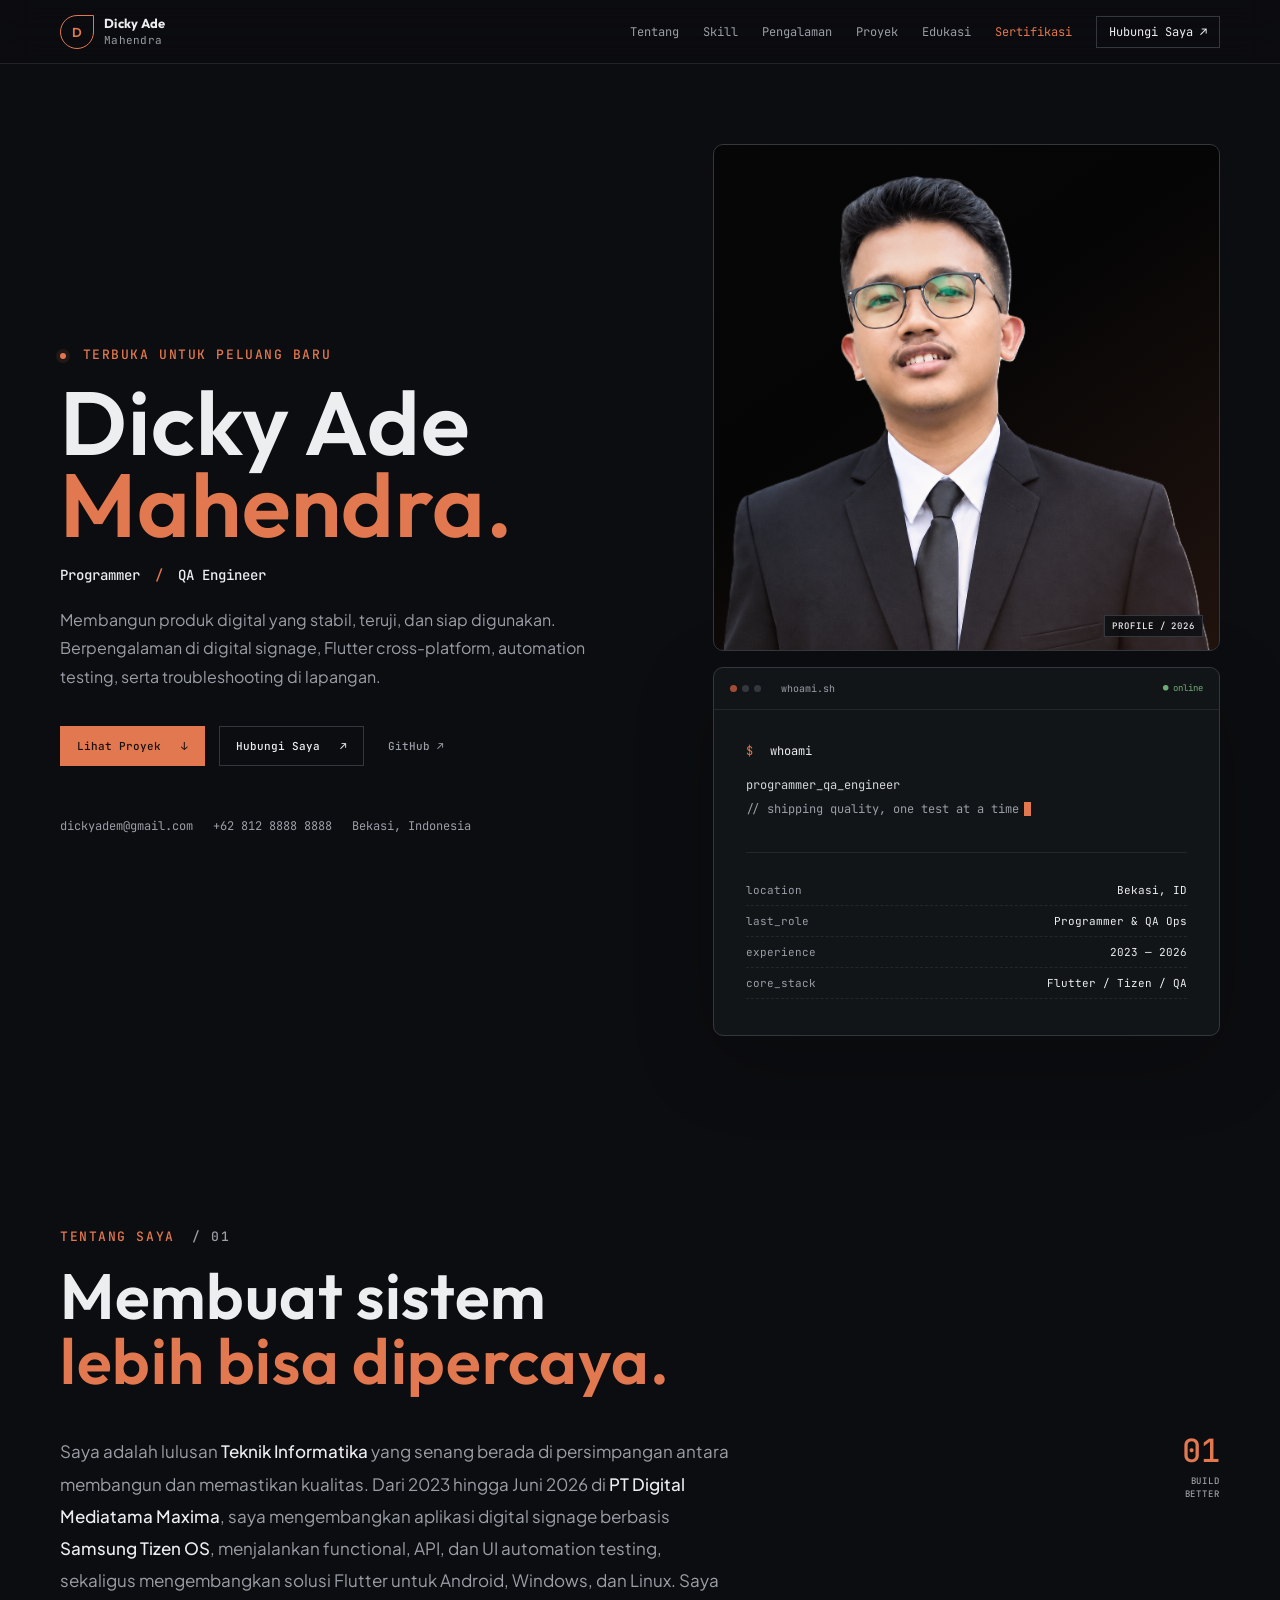
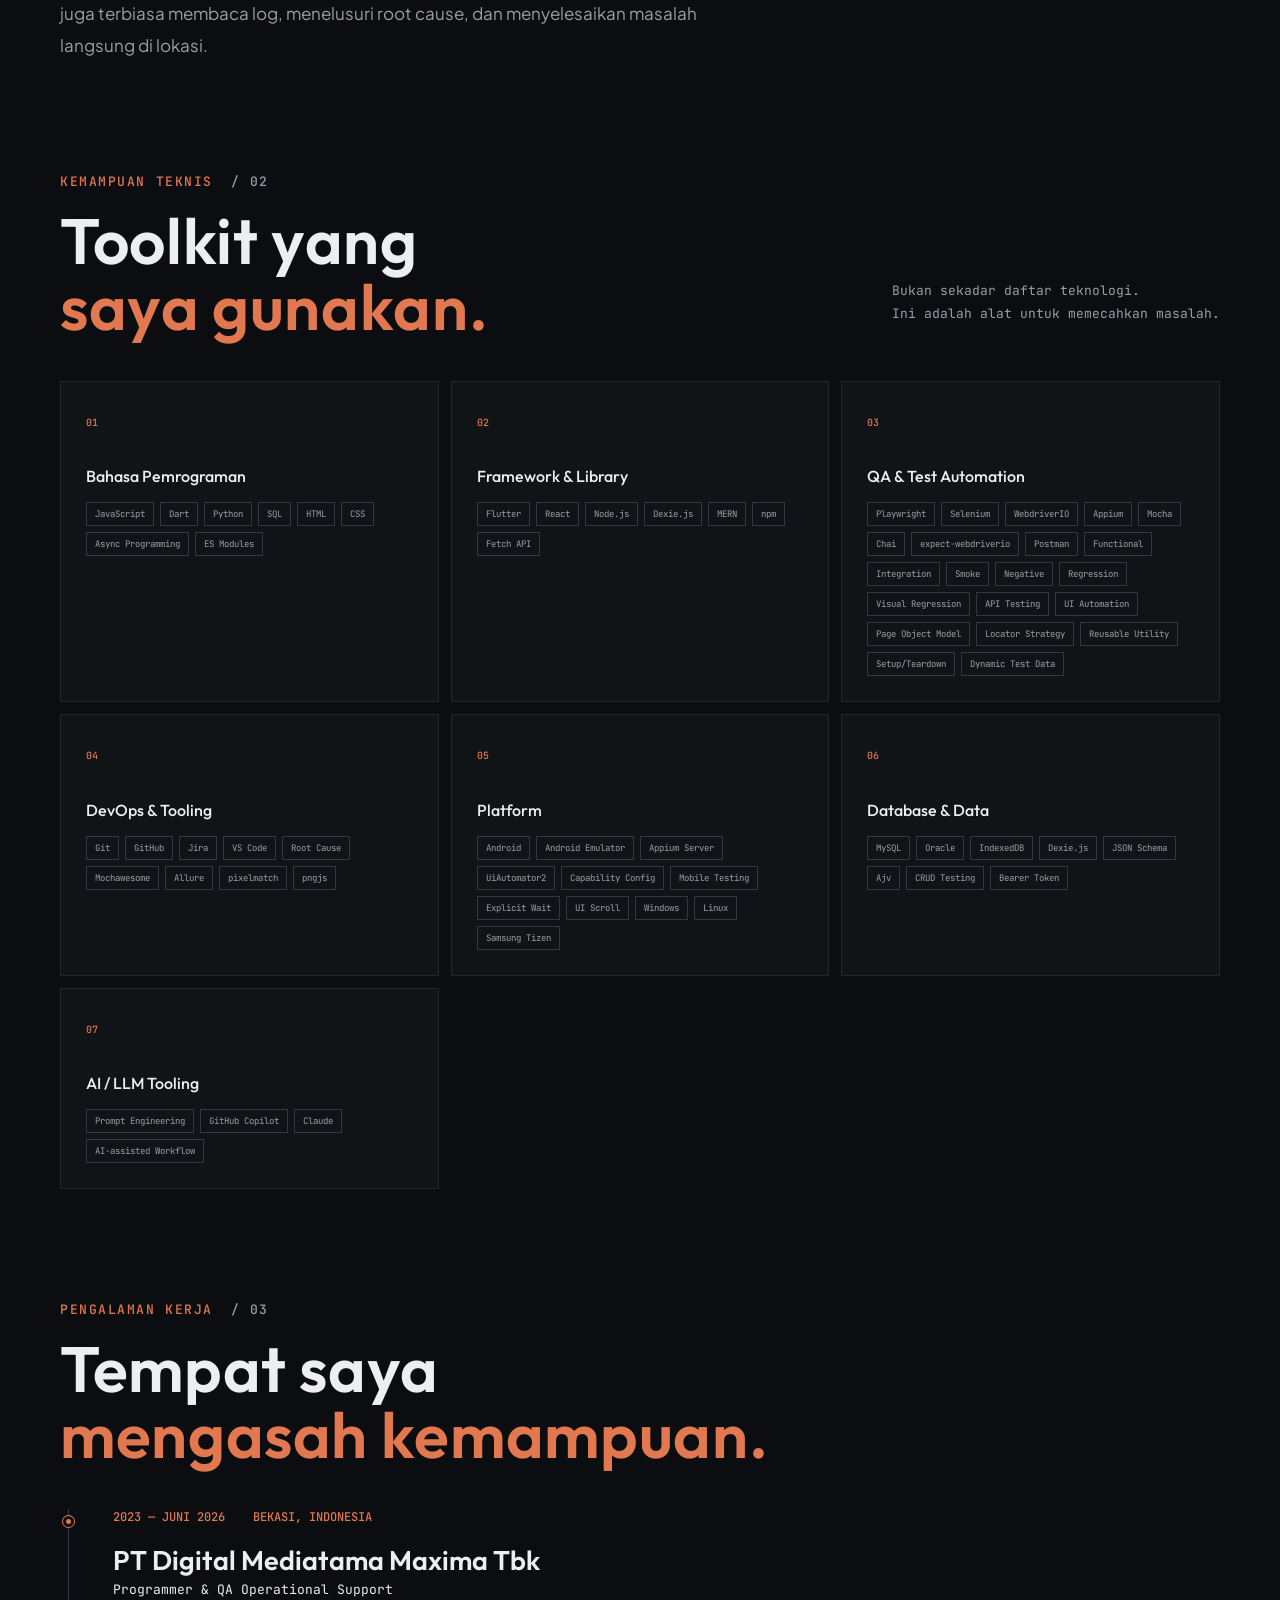
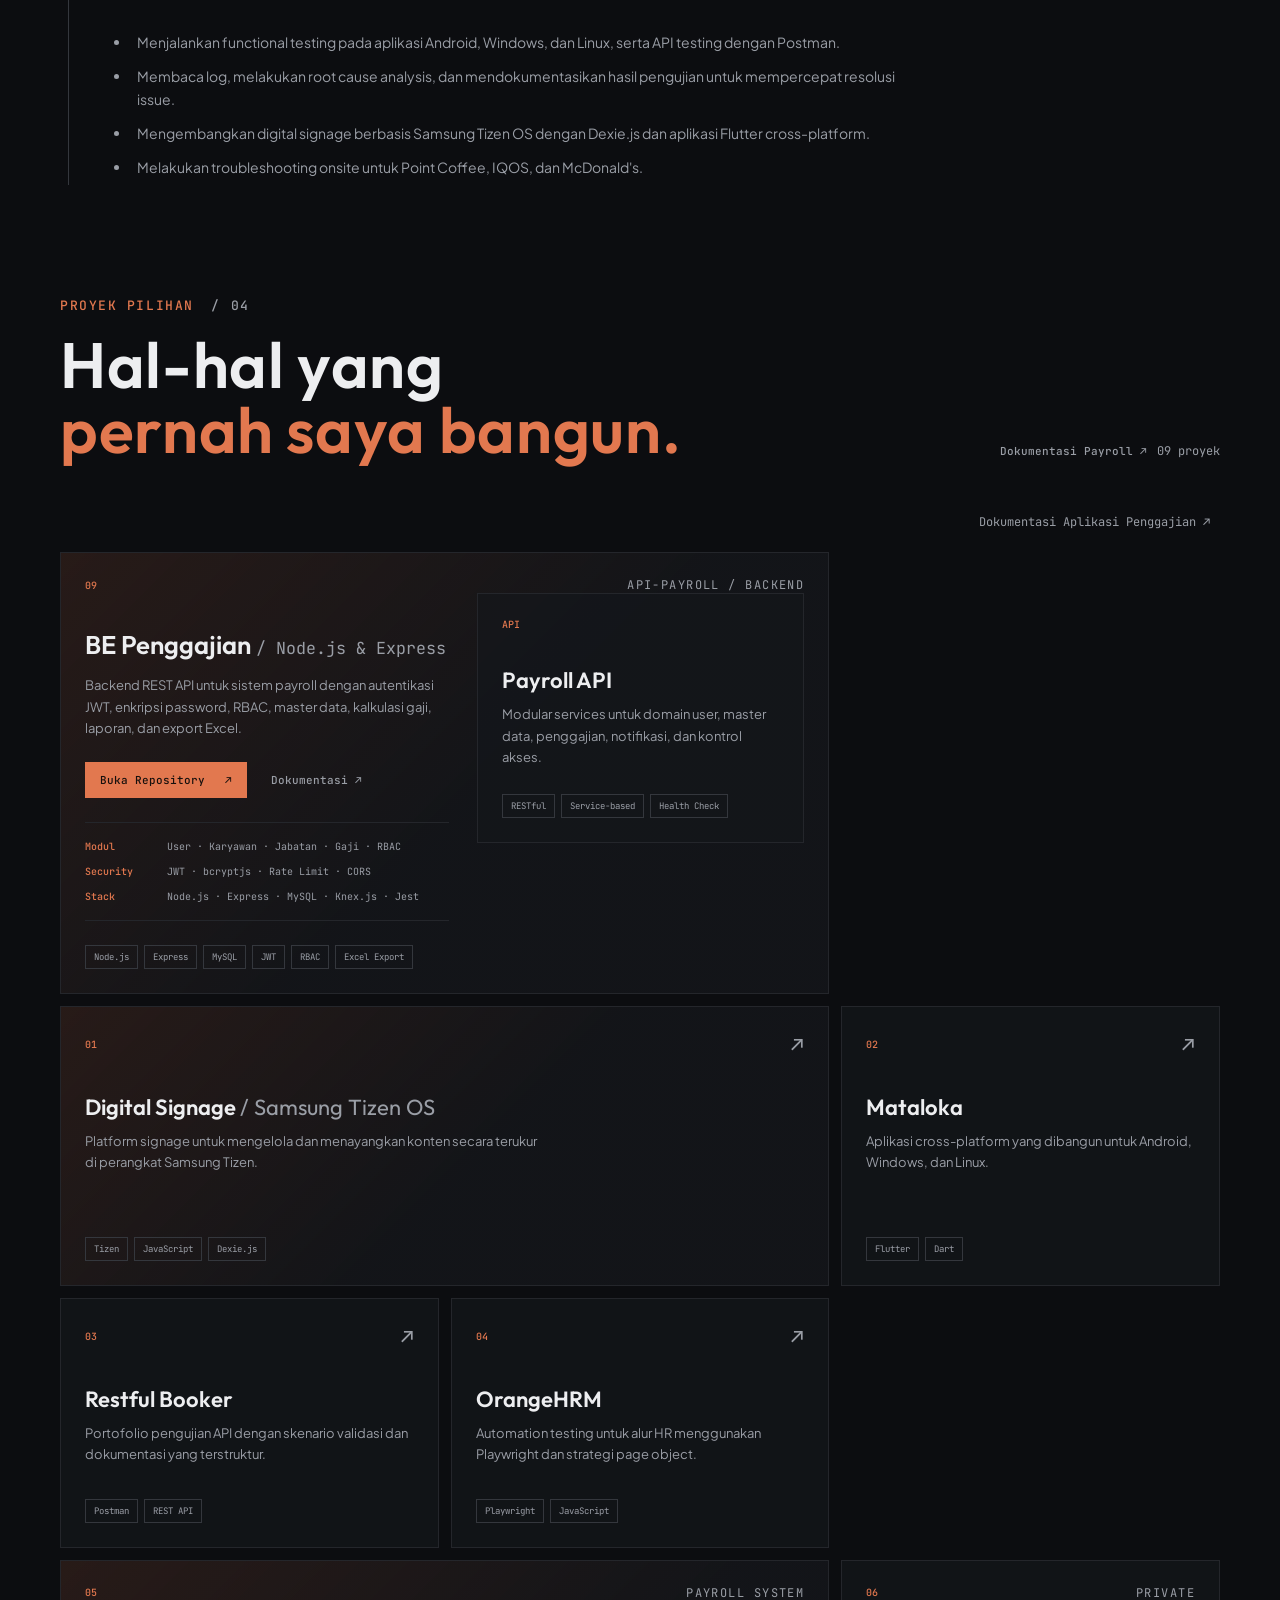
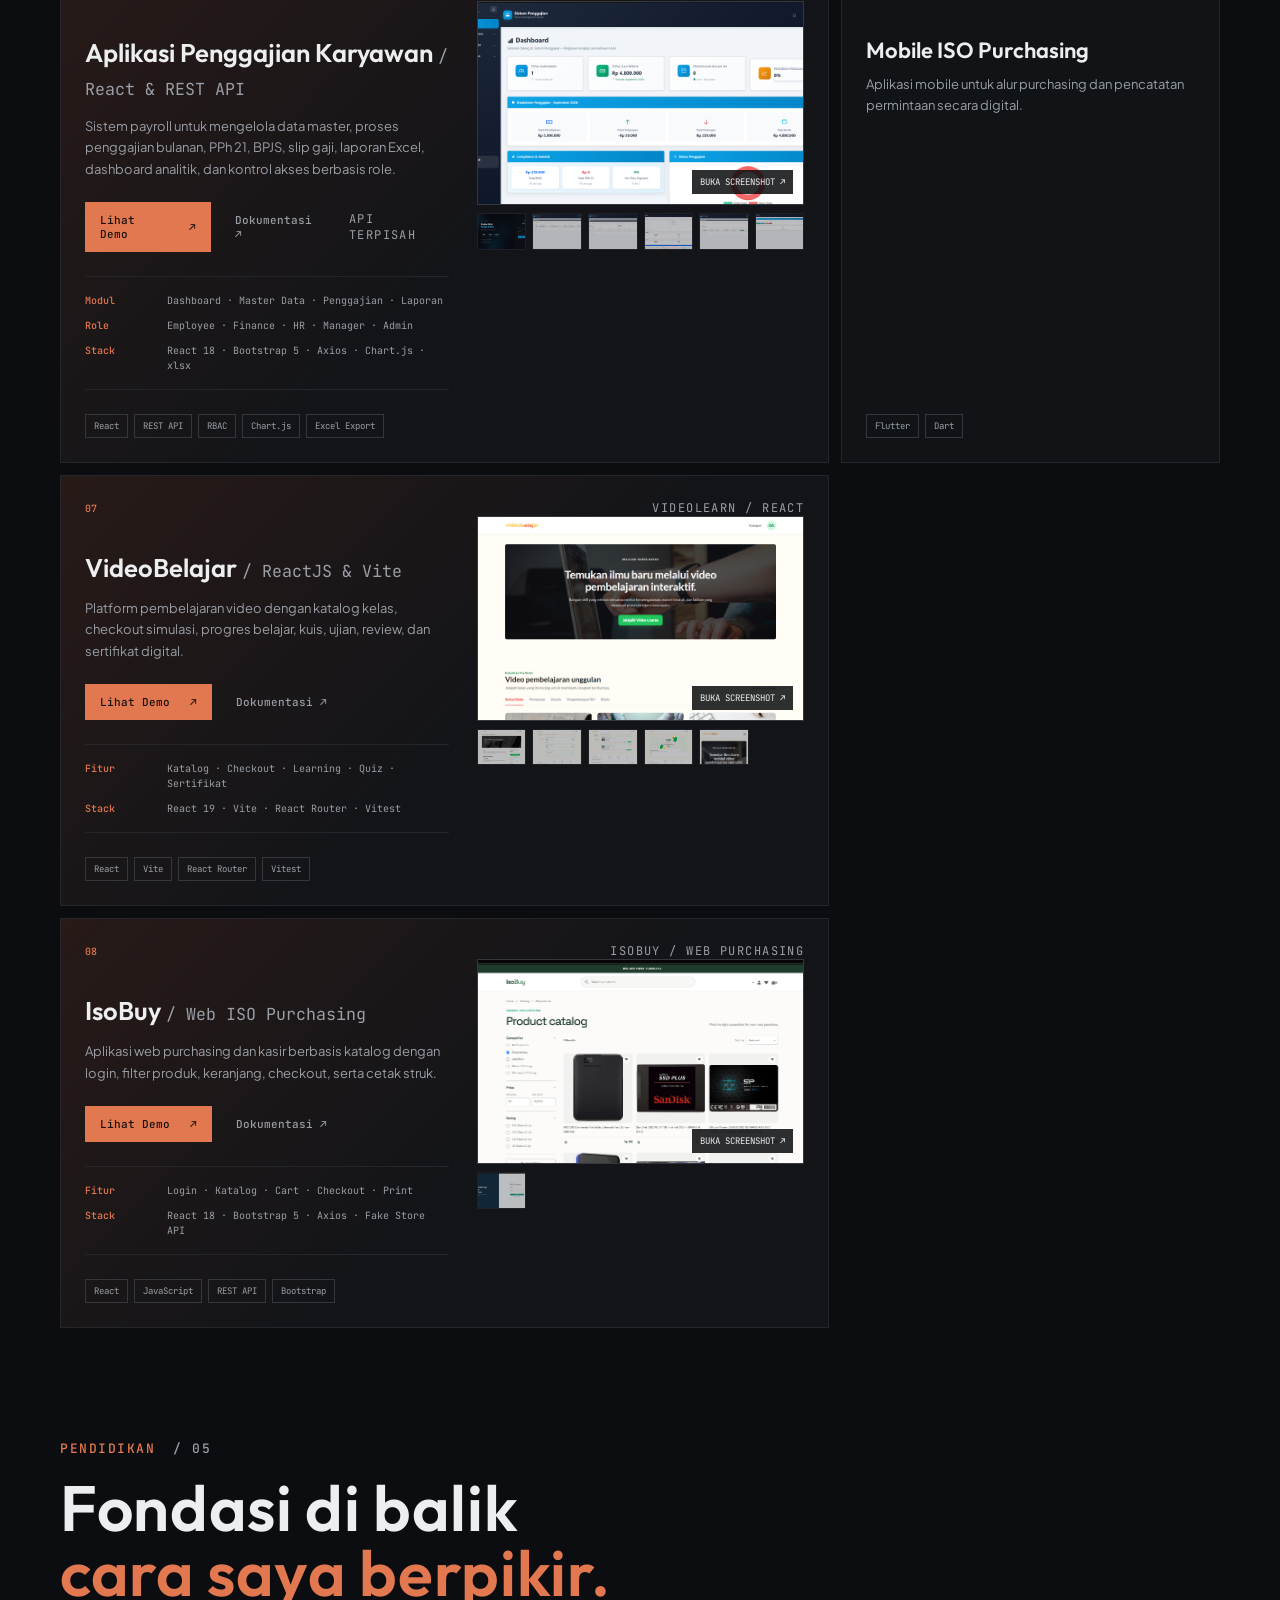
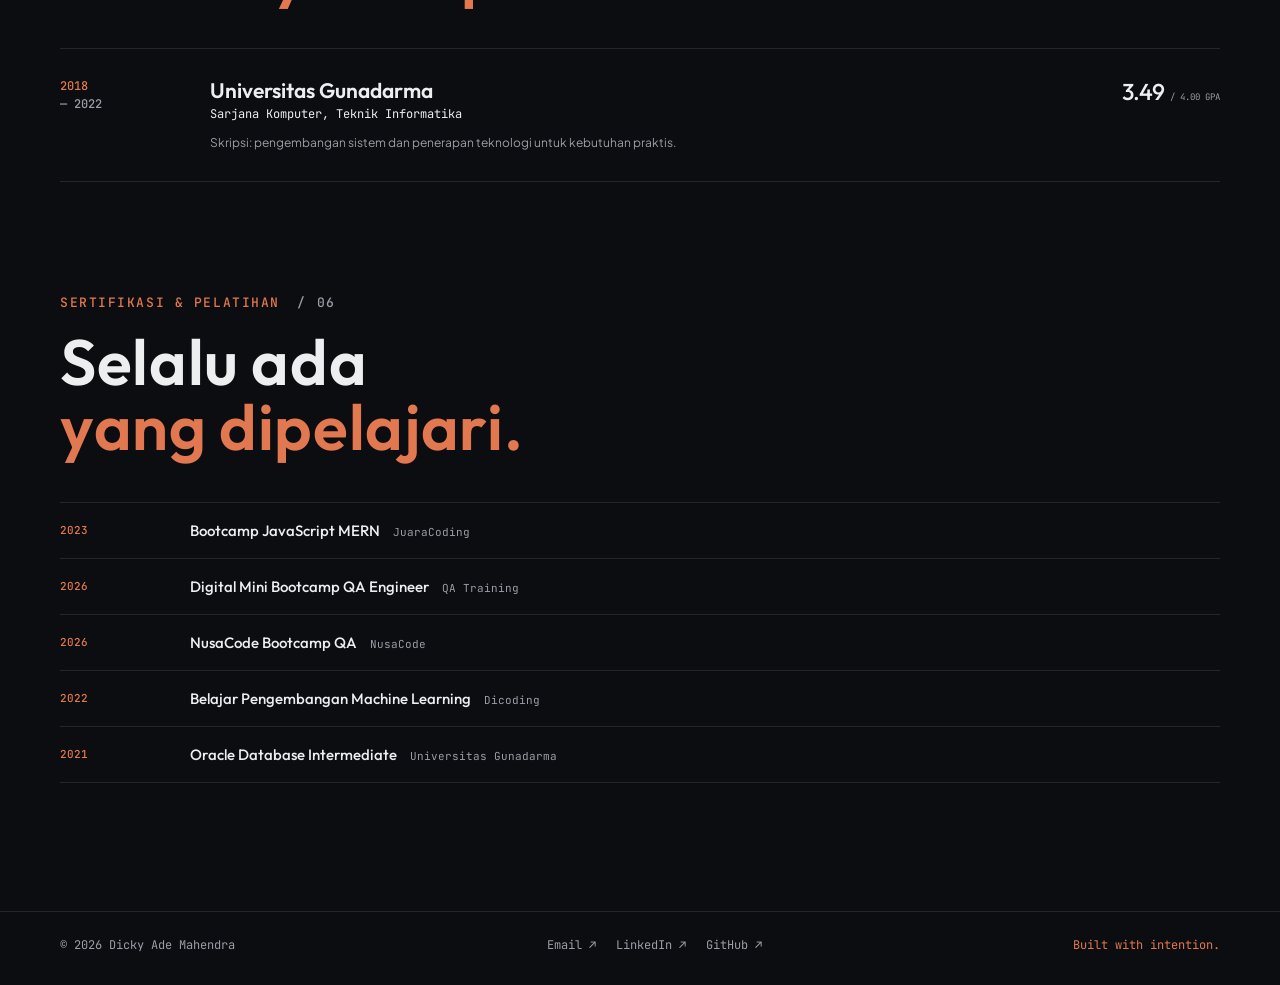
<file: index.html>
<!doctype html>
<html lang="id">
<head>
  <meta charset="utf-8">
  <meta name="viewport" content="width=device-width, initial-scale=1">
  <meta name="description" content="Portofolio Dicky Ade Mahendra, Programmer dan QA Engineer.">
  <title>Dicky Ade Mahendra | Programmer &amp; QA Engineer</title>
  <link rel="preconnect" href="https://fonts.googleapis.com">
  <link rel="preconnect" href="https://fonts.gstatic.com" crossorigin>
  <link href="https://fonts.googleapis.com/css2?family=JetBrains+Mono:wght@400;500;600&family=Outfit:wght@500;600;700&family=Plus+Jakarta+Sans:wght@400;500;600;700&display=swap" rel="stylesheet">
  <link rel="icon" href="favicon.svg" type="image/svg+xml">
  <link rel="stylesheet" href="styles.css">
  <script src="script.js" defer></script>
</head>
<body>
  <header class="site-header">
    <div class="container header-inner">
      <a class="brand" href="#top" aria-label="Dicky Ade Mahendra, kembali ke atas">
        <span class="brand-mark">D</span>
        <span class="brand-name"><strong>Dicky Ade</strong><small>Mahendra</small></span>
      </a>
      <button class="menu-toggle" type="button" aria-expanded="false" aria-controls="site-nav" aria-label="Buka menu navigasi">
        <span></span><span></span><span></span>
      </button>
      <nav class="site-nav" id="site-nav" aria-label="Navigasi utama">
        <a href="#about">Tentang</a>
        <a href="#skills">Skill</a>
        <a href="#experience">Pengalaman</a>
        <a href="#projects">Proyek</a>
        <a href="#education">Edukasi</a>
        <a href="#certifications">Sertifikasi</a>
        <a class="nav-cta" href="mailto:dickyadem@gmail.com">Hubungi Saya <span aria-hidden="true">↗</span></a>
      </nav>
    </div>
  </header>

  <main id="top">
    <section class="hero container reveal" aria-labelledby="hero-title">
      <div class="hero-copy">
        <p class="eyebrow"><span class="status-dot"></span> Terbuka untuk peluang baru</p>
        <h1 id="hero-title">Dicky Ade<br><em>Mahendra.</em></h1>
        <p class="hero-role">Programmer <span>/</span> QA Engineer</p>
        <p class="hero-summary">Membangun produk digital yang stabil, teruji, dan siap digunakan. Berpengalaman di digital signage, Flutter cross-platform, automation testing, serta troubleshooting di lapangan.</p>
        <div class="hero-actions">
          <a class="button button-primary" href="#projects">Lihat Proyek <span aria-hidden="true">↓</span></a>
          <a class="button button-outline" href="mailto:dickyadem@gmail.com">Hubungi Saya <span aria-hidden="true">↗</span></a>
          <a class="text-link" href="https://github.com/" target="_blank" rel="noopener">GitHub <span aria-hidden="true">↗</span></a>
        </div>
        <div class="hero-contact" aria-label="Informasi kontak">
          <a href="mailto:dickyadem@gmail.com">dickyadem@gmail.com</a>
          <a href="tel:+6281288888888">+62 812 8888 8888</a>
          <span>Bekasi, Indonesia</span>
        </div>
      </div>
      <div class="hero-profile">
        <figure class="profile-photo">
          <img src="profile.png?v=20260907-1912" alt="Foto profil Dicky Ade Mahendra">
          <figcaption>PROFILE / 2026</figcaption>
        </figure>
        <div class="terminal" aria-label="Profil profesional">
        <div class="terminal-bar"><span class="window-dots"><i></i><i></i><i></i></span><span>whoami.sh</span><span class="terminal-status">● online</span></div>
        <div class="terminal-body">
          <p class="terminal-line"><span class="prompt">$</span> whoami</p>
          <p class="terminal-output">programmer_qa_engineer</p>
          <p class="terminal-output muted">// shipping quality, one test at a time<span class="caret"></span></p>
          <div class="terminal-divider"></div>
          <dl class="fact-list">
            <div><dt>location</dt><dd>Bekasi, ID</dd></div>
            <div><dt>last_role</dt><dd>Programmer &amp; QA Ops</dd></div>
            <div><dt>experience</dt><dd>2023 — 2026</dd></div>
            <div><dt>core_stack</dt><dd>Flutter / Tizen / QA</dd></div>
          </dl>
        </div>
      </div>
      </div>
    </section>

    <section class="section container reveal" id="about" aria-labelledby="about-title">
      <div class="section-heading"><p class="eyebrow">Tentang Saya <span>/ 01</span></p><h2 id="about-title" class="section-title">Membuat sistem<br><em>lebih bisa dipercaya.</em></h2></div>
      <div class="about-content"><p>Saya adalah lulusan <strong>Teknik Informatika</strong> yang senang berada di persimpangan antara membangun dan memastikan kualitas. Dari 2023 hingga Juni 2026 di <strong>PT Digital Mediatama Maxima</strong>, saya mengembangkan aplikasi digital signage berbasis <strong>Samsung Tizen OS</strong>, menjalankan functional, API, dan UI automation testing, sekaligus mengembangkan solusi Flutter untuk Android, Windows, dan Linux. Saya juga terbiasa membaca log, menelusuri root cause, dan menyelesaikan masalah langsung di lokasi.</p><div class="about-marker">01<br><span>BUILD<br>BETTER</span></div></div>
    </section>

    <section class="section container reveal" id="skills" aria-labelledby="skills-title">
      <div class="section-heading section-heading-row"><div><p class="eyebrow">Kemampuan Teknis <span>/ 02</span></p><h2 id="skills-title" class="section-title">Toolkit yang<br><em>saya gunakan.</em></h2></div><p class="section-note">Bukan sekadar daftar teknologi.<br>Ini adalah alat untuk memecahkan masalah.</p></div>
      <div class="skills-grid">
        <article class="skill-card"><span class="card-index">01</span><h3>Bahasa Pemrograman</h3><div class="tags"><span>JavaScript</span><span>Dart</span><span>Python</span><span>SQL</span><span>HTML</span><span>CSS</span><span>Async Programming</span><span>ES Modules</span></div></article>
        <article class="skill-card"><span class="card-index">02</span><h3>Framework &amp; Library</h3><div class="tags"><span>Flutter</span><span>React</span><span>Node.js</span><span>Dexie.js</span><span>MERN</span><span>npm</span><span>Fetch API</span></div></article>
        <article class="skill-card"><span class="card-index">03</span><h3>QA &amp; Test Automation</h3><div class="tags"><span>Playwright</span><span>Selenium</span><span>WebdriverIO</span><span>Appium</span><span>Mocha</span><span>Chai</span><span>expect-webdriverio</span><span>Postman</span><span>Functional</span><span>Integration</span><span>Smoke</span><span>Negative</span><span>Regression</span><span>Visual Regression</span><span>API Testing</span><span>UI Automation</span><span>Page Object Model</span><span>Locator Strategy</span><span>Reusable Utility</span><span>Setup/Teardown</span><span>Dynamic Test Data</span></div></article>
        <article class="skill-card"><span class="card-index">04</span><h3>DevOps &amp; Tooling</h3><div class="tags"><span>Git</span><span>GitHub</span><span>Jira</span><span>VS Code</span><span>Root Cause</span><span>Mochawesome</span><span>Allure</span><span>pixelmatch</span><span>pngjs</span></div></article>
        <article class="skill-card"><span class="card-index">05</span><h3>Platform</h3><div class="tags"><span>Android</span><span>Android Emulator</span><span>Appium Server</span><span>UiAutomator2</span><span>Capability Config</span><span>Mobile Testing</span><span>Explicit Wait</span><span>UI Scroll</span><span>Windows</span><span>Linux</span><span>Samsung Tizen</span></div></article>
        <article class="skill-card"><span class="card-index">06</span><h3>Database &amp; Data</h3><div class="tags"><span>MySQL</span><span>Oracle</span><span>IndexedDB</span><span>Dexie.js</span><span>JSON Schema</span><span>Ajv</span><span>CRUD Testing</span><span>Bearer Token</span></div></article>
        <article class="skill-card skill-card-wide"><span class="card-index">07</span><h3>AI / LLM Tooling</h3><div class="tags"><span>Prompt Engineering</span><span>GitHub Copilot</span><span>Claude</span><span>AI-assisted Workflow</span></div></article>
      </div>
    </section>

    <section class="section container reveal" id="experience" aria-labelledby="experience-title">
      <div class="section-heading"><p class="eyebrow">Pengalaman Kerja <span>/ 03</span></p><h2 id="experience-title" class="section-title">Tempat saya<br><em>mengasah kemampuan.</em></h2></div>
      <div class="timeline"><article class="timeline-item"><span class="timeline-dot"></span><div class="timeline-meta"><span>2023 — JUNI 2026</span><span>BEKASI, INDONESIA</span></div><h3>PT Digital Mediatama Maxima Tbk</h3><p class="role">Programmer &amp; QA Operational Support</p><ul><li>Menjalankan functional testing pada aplikasi Android, Windows, dan Linux, serta API testing dengan Postman.</li><li>Membaca log, melakukan root cause analysis, dan mendokumentasikan hasil pengujian untuk mempercepat resolusi issue.</li><li>Mengembangkan digital signage berbasis Samsung Tizen OS dengan Dexie.js dan aplikasi Flutter cross-platform.</li><li>Melakukan troubleshooting onsite untuk Point Coffee, IQOS, dan McDonald's.</li></ul></article></div>
    </section>

    <section class="section container reveal" id="projects" aria-labelledby="projects-title">
      <div class="section-heading section-heading-row"><div><p class="eyebrow">Proyek Pilihan <span>/ 04</span></p><h2 id="projects-title" class="section-title">Hal-hal yang<br><em>pernah saya bangun.</em></h2></div><div><a class="text-link" href="document/PenggajianReactjs.html">Dokumentasi Payroll <span aria-hidden="true">↗</span></a><span class="project-count">09 proyek</span></div></div>
      <div class="projects-grid">
        <a class="text-link project-inline-doc" href="document/PenggajianReactjs.html">Dokumentasi Aplikasi Penggajian <span aria-hidden="true">↗</span></a>
        <article class="project-card project-payroll project-featured"><div class="project-top"><span class="project-number">09</span><span class="project-private">API-PAYROLL / BACKEND</span></div><div class="project-payroll-layout"><div class="project-payroll-copy"><h3>BE Penggajian <span>/ Node.js &amp; Express</span></h3><p>Backend REST API untuk sistem payroll dengan autentikasi JWT, enkripsi password, RBAC, master data, kalkulasi gaji, laporan, dan export Excel.</p><div class="project-payroll-actions"><a class="button button-primary" href="https://github.com/dickyadem/API-PAYROLL" target="_blank" rel="noopener">Buka Repository <span aria-hidden="true">↗</span></a><a class="text-link" href="document/BEpenggajian.md">Dokumentasi <span aria-hidden="true">↗</span></a></div><div class="project-payroll-details"><div><strong>Modul</strong><span>User · Karyawan · Jabatan · Gaji · RBAC</span></div><div><strong>Security</strong><span>JWT · bcryptjs · Rate Limit · CORS</span></div><div><strong>Stack</strong><span>Node.js · Express · MySQL · Knex.js · Jest</span></div></div><div class="tags"><span>Node.js</span><span>Express</span><span>MySQL</span><span>JWT</span><span>RBAC</span><span>Excel Export</span></div></div><div class="project-payroll-gallery"><div class="project-card project-backend-panel"><span class="project-number">API</span><h3>Payroll API</h3><p>Modular services untuk domain user, master data, penggajian, notifikasi, dan kontrol akses.</p><div class="tags"><span>RESTful</span><span>Service-based</span><span>Health Check</span></div></div></div></div></article>
        <article class="project-card project-featured"><div class="project-top"><span class="project-number">01</span><a href="https://github.com/" target="_blank" rel="noopener" aria-label="Buka Digital Signage di GitHub">↗</a></div><h3>Digital Signage <span>/ Samsung Tizen OS</span></h3><p>Platform signage untuk mengelola dan menayangkan konten secara terukur di perangkat Samsung Tizen.</p><div class="tags"><span>Tizen</span><span>JavaScript</span><span>Dexie.js</span></div></article>
        <article class="project-card"><div class="project-top"><span class="project-number">02</span><a href="https://github.com/" target="_blank" rel="noopener" aria-label="Buka Mataloka di GitHub">↗</a></div><h3>Mataloka</h3><p>Aplikasi cross-platform yang dibangun untuk Android, Windows, dan Linux.</p><div class="tags"><span>Flutter</span><span>Dart</span></div></article>
        <article class="project-card"><div class="project-top"><span class="project-number">03</span><a href="https://github.com/" target="_blank" rel="noopener" aria-label="Buka Restful Booker di GitHub">↗</a></div><h3>Restful Booker</h3><p>Portofolio pengujian API dengan skenario validasi dan dokumentasi yang terstruktur.</p><div class="tags"><span>Postman</span><span>REST API</span></div></article>
        <article class="project-card"><div class="project-top"><span class="project-number">04</span><a href="https://github.com/" target="_blank" rel="noopener" aria-label="Buka OrangeHRM di GitHub">↗</a></div><h3>OrangeHRM</h3><p>Automation testing untuk alur HR menggunakan Playwright dan strategi page object.</p><div class="tags"><span>Playwright</span><span>JavaScript</span></div></article>
        <article class="project-card project-payroll project-featured"><div class="project-top"><span class="project-number">05</span><span class="project-private">PAYROLL SYSTEM</span></div><div class="project-payroll-layout"><div class="project-payroll-copy"><h3>Aplikasi Penggajian Karyawan <span>/ React &amp; REST API</span></h3><p>Sistem payroll untuk mengelola data master, proses penggajian bulanan, PPh 21, BPJS, slip gaji, laporan Excel, dashboard analitik, dan kontrol akses berbasis role.</p><div class="project-payroll-actions"><a class="button button-primary" href="https://dickyadem.github.io/AplikasiPenggajianReactJS/" target="_blank" rel="noopener">Lihat Demo <span aria-hidden="true">↗</span></a><span class="project-private">API TERPISAH</span></div><div class="project-payroll-details"><div><strong>Modul</strong><span>Dashboard · Master Data · Penggajian · Laporan</span></div><div><strong>Role</strong><span>Employee · Finance · HR · Manager · Admin</span></div><div><strong>Stack</strong><span>React 18 · Bootstrap 5 · Axios · Chart.js · xlsx</span></div></div><div class="tags"><span>React</span><span>REST API</span><span>RBAC</span><span>Chart.js</span><span>Excel Export</span></div></div><div class="project-payroll-gallery"><a class="project-payroll-cover" href="document/img/Dasboard.png" target="_blank" rel="noopener"><img src="document/img/Dasboard.png" alt="Dashboard aplikasi penggajian" loading="lazy"><span>BUKA SCREENSHOT ↗</span></a><div class="project-payroll-thumbs"><a href="document/img/Login.png" target="_blank" rel="noopener"><img src="document/img/Login.png" alt="Halaman login aplikasi penggajian" loading="lazy"></a><a href="document/img/DataPerusahaan.png" target="_blank" rel="noopener"><img src="document/img/DataPerusahaan.png" alt="Data perusahaan aplikasi penggajian" loading="lazy"></a><a href="document/img/MenuKaryawan.png" target="_blank" rel="noopener"><img src="document/img/MenuKaryawan.png" alt="Menu karyawan aplikasi penggajian" loading="lazy"></a><a href="document/img/InputPenggajian.png" target="_blank" rel="noopener"><img src="document/img/InputPenggajian.png" alt="Input penggajian aplikasi" loading="lazy"></a><a href="document/img/ListPenggajian.png" target="_blank" rel="noopener"><img src="document/img/ListPenggajian.png" alt="List penggajian aplikasi" loading="lazy"></a><a href="document/img/LaporanGaji.png" target="_blank" rel="noopener"><img src="document/img/LaporanGaji.png" alt="Laporan gaji aplikasi penggajian" loading="lazy"></a></div></div></div></article>
        <article class="project-card"><div class="project-top"><span class="project-number">06</span><span class="project-private">PRIVATE</span></div><h3>Mobile ISO Purchasing</h3><p>Aplikasi mobile untuk alur purchasing dan pencatatan permintaan secara digital.</p><div class="tags"><span>Flutter</span><span>Dart</span></div></article>
        <article class="project-card project-payroll project-featured"><div class="project-top"><span class="project-number">07</span><span class="project-private">VIDEOLEARN / REACT</span></div><div class="project-payroll-layout"><div class="project-payroll-copy"><h3>VideoBelajar <span>/ ReactJS &amp; Vite</span></h3><p>Platform pembelajaran video dengan katalog kelas, checkout simulasi, progres belajar, kuis, ujian, review, dan sertifikat digital.</p><div class="project-payroll-actions"><a class="button button-primary" href="https://dickyadem.github.io/App-VideoBelajar-Reactjs/" target="_blank" rel="noopener">Lihat Demo <span aria-hidden="true">↗</span></a><a class="text-link" href="document/AppVideoBelajarReactjs/VideoBelajarReacjs.html">Dokumentasi <span aria-hidden="true">↗</span></a></div><div class="project-payroll-details"><div><strong>Fitur</strong><span>Katalog · Checkout · Learning · Quiz · Sertifikat</span></div><div><strong>Stack</strong><span>React 19 · Vite · React Router · Vitest</span></div></div><div class="tags"><span>React</span><span>Vite</span><span>React Router</span><span>Vitest</span></div></div><div class="project-payroll-gallery"><a class="project-payroll-cover" href="document/AppVideoBelajarReactjs/01-desktop-beranda.png" target="_blank" rel="noopener"><img src="document/AppVideoBelajarReactjs/01-desktop-beranda.png" alt="Beranda aplikasi VideoBelajar" loading="lazy"><span>BUKA SCREENSHOT ↗</span></a><div class="project-payroll-thumbs"><a href="document/AppVideoBelajarReactjs/03-desktop-detail-kelas.png" target="_blank" rel="noopener"><img src="document/AppVideoBelajarReactjs/03-desktop-detail-kelas.png" alt="Detail kelas VideoBelajar" loading="lazy"></a><a href="document/AppVideoBelajarReactjs/05-desktop-pesanan.png" target="_blank" rel="noopener"><img src="document/AppVideoBelajarReactjs/05-desktop-pesanan.png" alt="Halaman pesanan VideoBelajar" loading="lazy"></a><a href="document/AppVideoBelajarReactjs/06-desktop-kelas-saya.png" target="_blank" rel="noopener"><img src="document/AppVideoBelajarReactjs/06-desktop-kelas-saya.png" alt="Halaman kelas saya VideoBelajar" loading="lazy"></a><a href="document/AppVideoBelajarReactjs/08-desktop-sertifikat.png" target="_blank" rel="noopener"><img src="document/AppVideoBelajarReactjs/08-desktop-sertifikat.png" alt="Sertifikat VideoBelajar" loading="lazy"></a><a href="document/AppVideoBelajarReactjs/09-mobile-beranda.png" target="_blank" rel="noopener"><img src="document/AppVideoBelajarReactjs/09-mobile-beranda.png" alt="Beranda mobile VideoBelajar" loading="lazy"></a></div></div></div></article>
        <article class="project-card project-payroll project-featured"><div class="project-top"><span class="project-number">08</span><span class="project-private">ISOBUY / WEB PURCHASING</span></div><div class="project-payroll-layout"><div class="project-payroll-copy"><h3>IsoBuy <span>/ Web ISO Purchasing</span></h3><p>Aplikasi web purchasing dan kasir berbasis katalog dengan login, filter produk, keranjang, checkout, serta cetak struk.</p><div class="project-payroll-actions"><a class="button button-primary" href="https://dickyadem.github.io/WebIsoPurchasing/" target="_blank" rel="noopener">Lihat Demo <span aria-hidden="true">↗</span></a><a class="text-link" href="document/webIsoPurchasing/README.html">Dokumentasi <span aria-hidden="true">↗</span></a></div><div class="project-payroll-details"><div><strong>Fitur</strong><span>Login · Katalog · Cart · Checkout · Print</span></div><div><strong>Stack</strong><span>React 18 · Bootstrap 5 · Axios · Fake Store API</span></div></div><div class="tags"><span>React</span><span>JavaScript</span><span>REST API</span><span>Bootstrap</span></div></div><div class="project-payroll-gallery"><a class="project-payroll-cover" href="document/webIsoPurchasing/catalog.png" target="_blank" rel="noopener"><img src="document/webIsoPurchasing/catalog.png" alt="Halaman katalog IsoBuy" loading="lazy"><span>BUKA SCREENSHOT ↗</span></a><div class="project-payroll-thumbs"><a href="document/webIsoPurchasing/Login.png" target="_blank" rel="noopener"><img src="document/webIsoPurchasing/Login.png" alt="Halaman login IsoBuy" loading="lazy"></a></div></div></div></article>
      </div>
    </section>

    <section class="section container reveal" id="education" aria-labelledby="education-title">
      <div class="section-heading"><p class="eyebrow">Pendidikan <span>/ 05</span></p><h2 id="education-title" class="section-title">Fondasi di balik<br><em>cara saya berpikir.</em></h2></div>
      <div class="education-list"><article class="education-item"><div class="education-year">2018<br><span>— 2022</span></div><div><h3>Universitas Gunadarma</h3><p>Sarjana Komputer, Teknik Informatika</p><small>Skripsi: pengembangan sistem dan penerapan teknologi untuk kebutuhan praktis.</small></div><strong class="gpa">3.49 <span>/ 4.00 GPA</span></strong></article></div>
    </section>

    <section class="section container reveal" id="certifications" aria-labelledby="certifications-title">
      <div class="section-heading section-heading-row"><div><p class="eyebrow">Sertifikasi &amp; Pelatihan <span>/ 06</span></p><h2 id="certifications-title" class="section-title">Selalu ada<br><em>yang dipelajari.</em></h2></div></div>
      <div class="cert-list"><div><span>2023</span><p>Bootcamp JavaScript MERN <small>JuaraCoding</small></p></div><div><span>2026</span><p>Digital Mini Bootcamp QA Engineer <small>QA Training</small></p></div><div><span>2026</span><p>NusaCode Bootcamp QA <small>NusaCode</small></p></div><div><span>2022</span><p>Belajar Pengembangan Machine Learning <small>Dicoding</small></p></div><div><span>2021</span><p>Oracle Database Intermediate <small>Universitas Gunadarma</small></p></div></div>
    </section>
  </main>

  <footer class="site-footer"><div class="container footer-inner"><p>© <span id="current-year">2026</span> Dicky Ade Mahendra</p><div class="footer-links"><a href="mailto:dickyadem@gmail.com">Email ↗</a><a href="https://www.linkedin.com/" target="_blank" rel="noopener">LinkedIn ↗</a><a href="https://github.com/" target="_blank" rel="noopener">GitHub ↗</a></div><span class="footer-note">Built with intention.</span></div></footer>
</body>
</html>
</file>
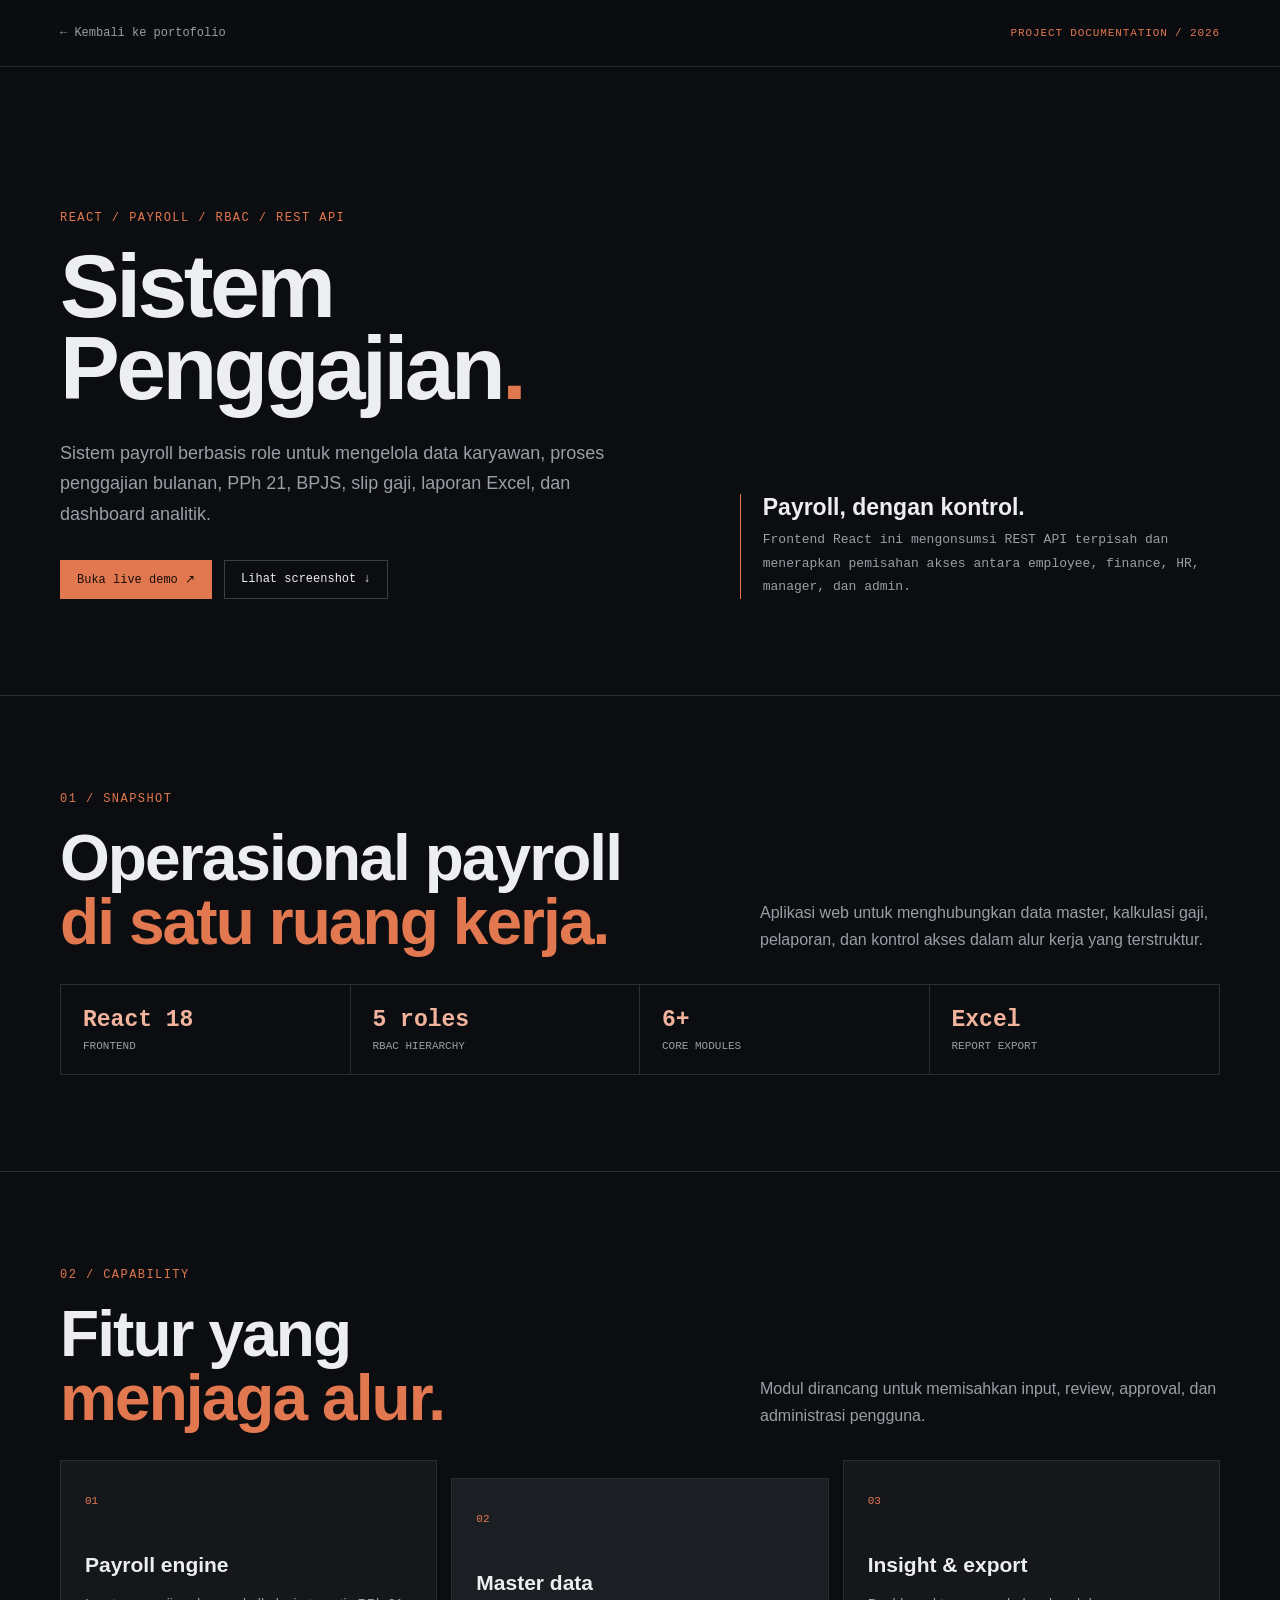
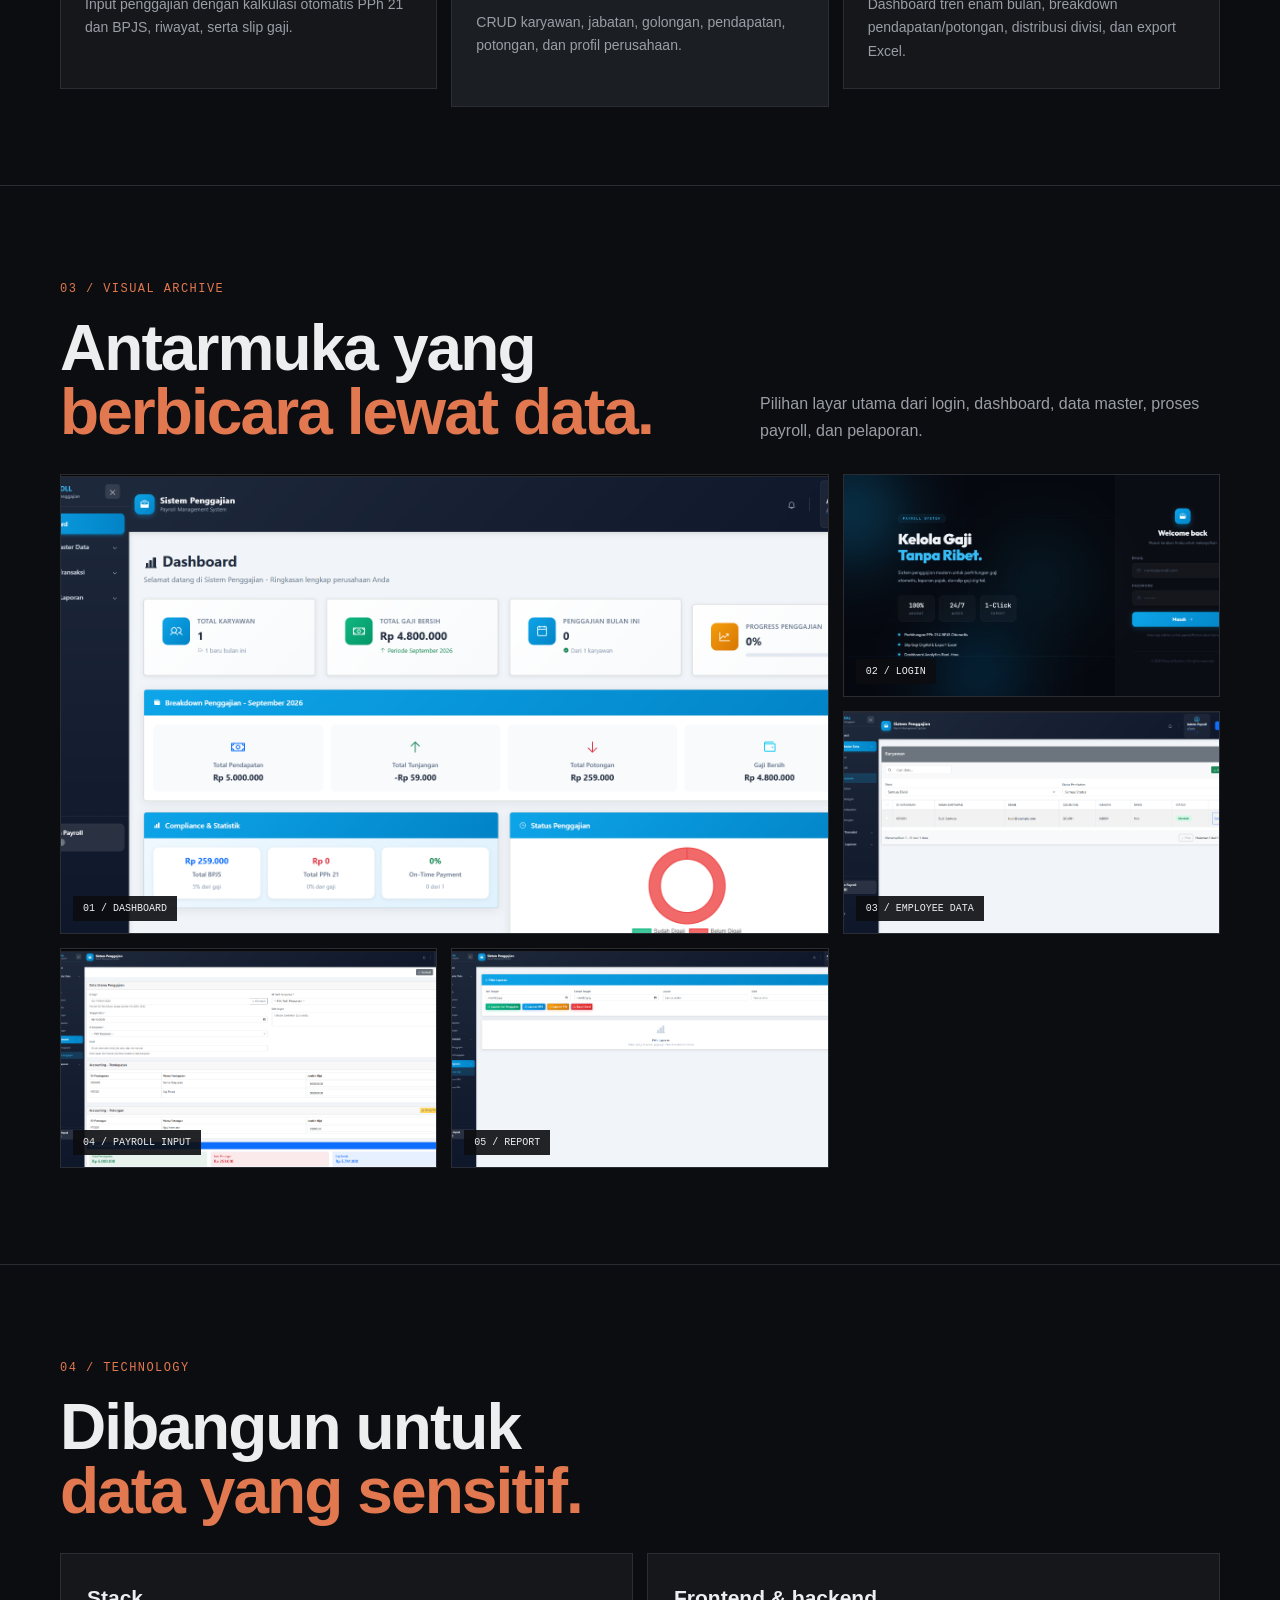
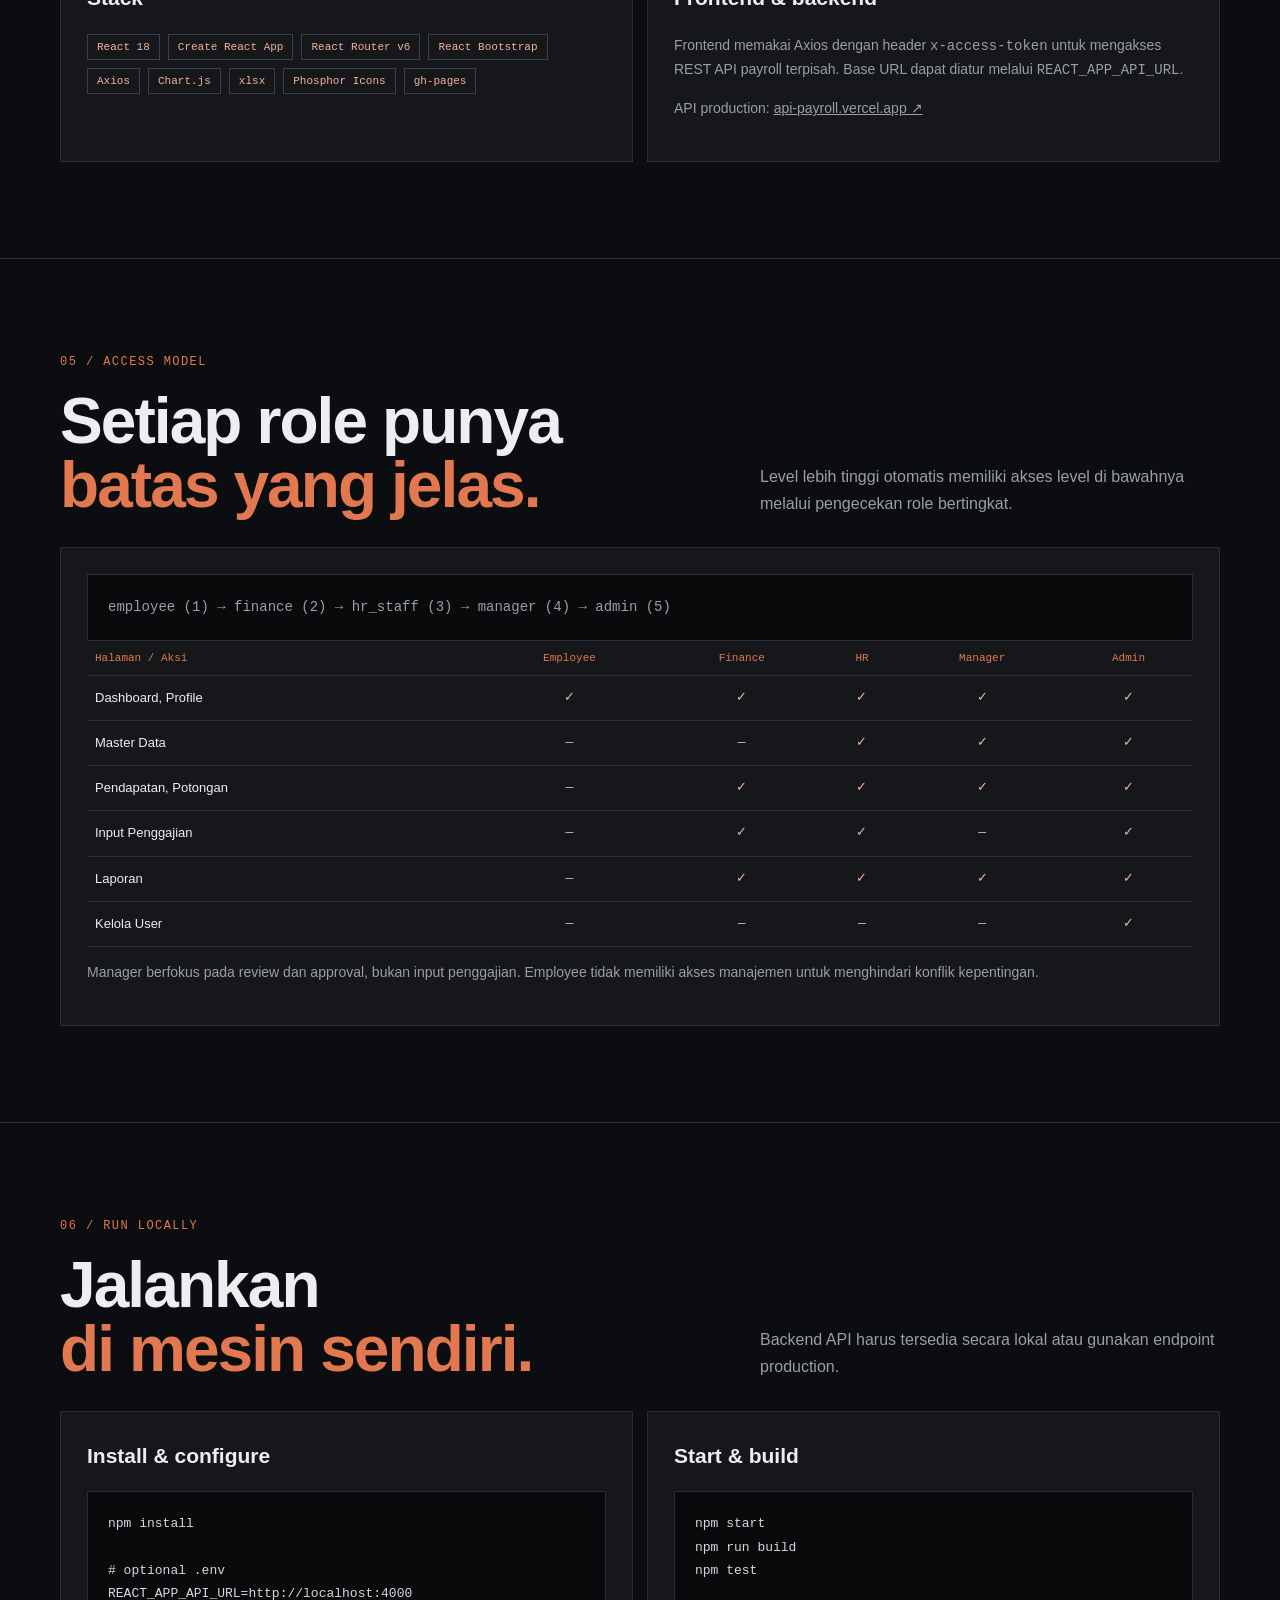
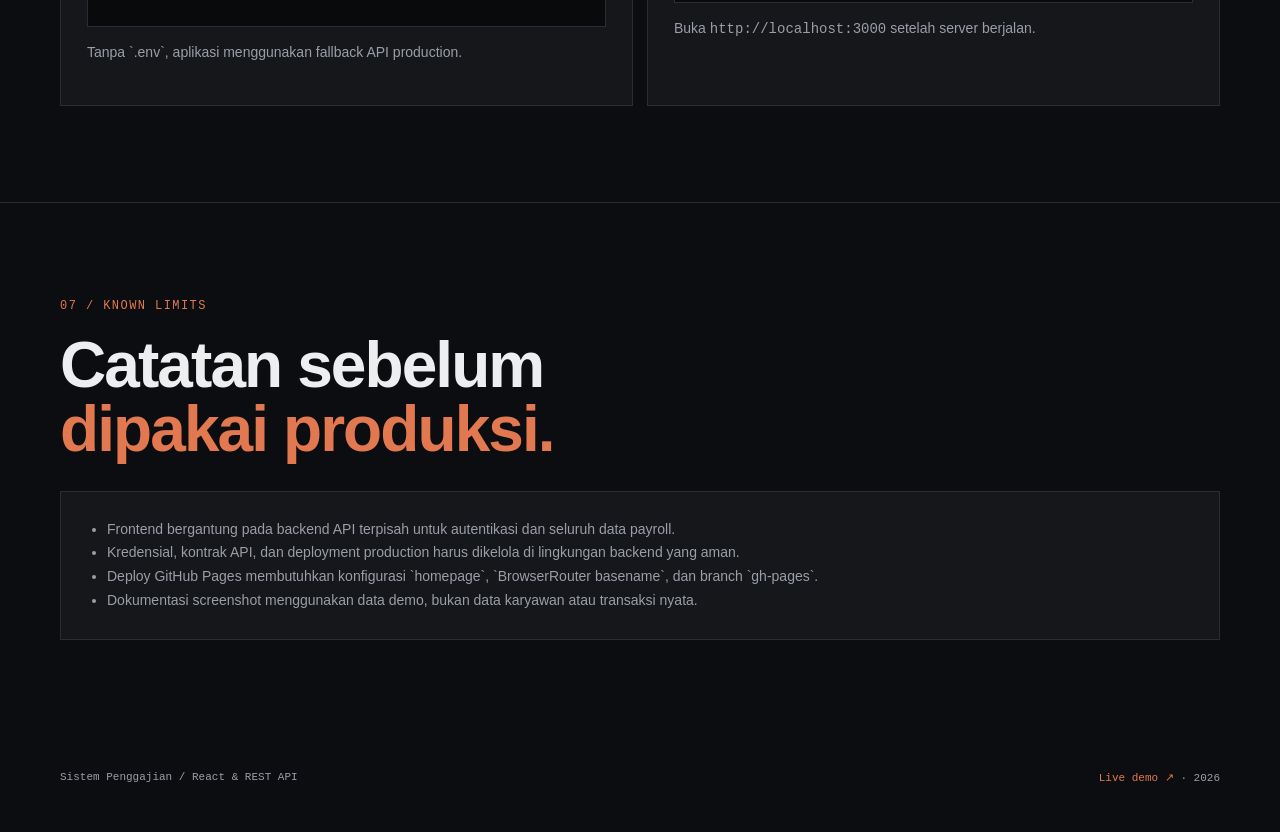
<file: document/PenggajianReactjs.html>
<!doctype html>
<html lang="id">
<head>
  <meta charset="utf-8">
  <meta name="viewport" content="width=device-width, initial-scale=1">
  <meta name="description" content="Dokumentasi portofolio Sistem Penggajian berbasis React dan REST API.">
  <title>Sistem Penggajian / React &amp; REST API</title>
  <style>
    :root{--bg:#0c0d10;--panel:#15171b;--panel-2:#1b1e23;--line:#2a2d33;--line-strong:#3a3e46;--text:#edeef0;--muted:#9a9ea6;--accent:#e2784f;--accent-soft:#f2b39d;--mono:"Courier New",monospace;--sans:"Trebuchet MS",Arial,sans-serif;--max:1160px}
    *{box-sizing:border-box}html{scroll-behavior:smooth}body{margin:0;background:var(--bg);color:var(--text);font:16px/1.7 var(--sans);overflow-x:hidden}body:before{content:"";position:fixed;inset:0;pointer-events:none;opacity:.2;background-image:linear-gradient(rgba(255,255,255,.025) 1px,transparent 1px),linear-gradient(90deg,rgba(255,255,255,.025) 1px,transparent 1px);background-size:72px 72px;mask-image:linear-gradient(to bottom,black,transparent 75%)}a{color:inherit}a:focus-visible{outline:2px solid var(--accent);outline-offset:4px}.wrap{width:min(calc(100% - 3rem),var(--max));margin:auto}.topbar{position:sticky;top:0;z-index:5;border-bottom:1px solid rgba(42,45,51,.9);background:rgba(12,13,16,.86);backdrop-filter:blur(14px)}.topbar-inner{min-height:66px;display:flex;align-items:center;justify-content:space-between;gap:20px}.back{font:12px var(--mono);color:var(--muted);text-decoration:none}.back:hover{color:var(--accent)}.top-label{font:11px var(--mono);letter-spacing:.08em;color:var(--accent)}.hero{padding:clamp(5rem,12vw,9rem) 0 6rem;display:grid;grid-template-columns:1.1fr .9fr;gap:8%;align-items:end}.eyebrow{font:12px var(--mono);letter-spacing:.12em;text-transform:uppercase;color:var(--accent);margin:0 0 20px}.hero h1{max-width:820px;margin:0;font-size:clamp(3rem,7vw,7rem);line-height:.92;letter-spacing:-.04em;font-weight:700}.hero h1 em{color:var(--accent);font-style:normal}.lead{max-width:650px;color:var(--muted);font-size:18px;margin:28px 0 0}.hero-actions{display:flex;flex-wrap:wrap;gap:12px;margin-top:30px}.button{display:inline-block;padding:11px 16px;border:1px solid var(--line-strong);font:12px var(--mono);text-decoration:none}.button-primary{background:var(--accent);border-color:var(--accent);color:#180c08}.button:hover{border-color:var(--accent)}.hero-note{border-left:1px solid var(--accent);padding:0 0 0 22px;color:var(--muted);font:13px/1.8 var(--mono)}.hero-note strong{display:block;color:var(--text);font:600 23px var(--sans);margin-bottom:7px}.section{padding:6rem 0;border-top:1px solid var(--line)}.section-head{display:flex;justify-content:space-between;gap:30px;align-items:end;margin-bottom:30px}.section h2{font-size:clamp(2.1rem,5vw,4.4rem);line-height:1;margin:0;letter-spacing:-.03em}.section h2 em{color:var(--accent);font-style:normal}.section-intro{max-width:460px;color:var(--muted);margin:0}.stats{display:grid;grid-template-columns:repeat(4,1fr);border:1px solid var(--line);margin-top:30px}.stat{padding:22px;border-right:1px solid var(--line)}.stat:last-child{border-right:0}.stat strong{display:block;color:var(--accent-soft);font:700 23px var(--mono)}.stat span{display:block;color:var(--muted);font:11px var(--mono);margin-top:7px}.feature-grid{display:grid;grid-template-columns:repeat(3,1fr);gap:14px}.feature{background:var(--panel);border:1px solid var(--line);padding:24px;min-height:190px}.feature:nth-child(2){background:var(--panel-2);transform:translateY(18px)}.feature-index{color:var(--accent);font:11px var(--mono)}.feature h3{font-size:21px;margin:35px 0 10px}.feature p{color:var(--muted);font-size:14px;margin:0}.gallery{display:grid;grid-template-columns:repeat(3,1fr);gap:14px}.shot{display:block;position:relative;overflow:hidden;background:var(--panel);border:1px solid var(--line);text-decoration:none;min-height:220px}.shot:first-child{grid-column:span 2;grid-row:span 2;min-height:460px}.shot img{display:block;width:100%;height:100%;object-fit:cover;object-position:top;transition:transform .4s ease}.shot:hover img{transform:scale(1.025)}.shot figcaption{position:absolute;left:12px;bottom:12px;padding:7px 10px;background:rgba(12,13,16,.9);font:10px var(--mono);color:var(--text)}.two-col{display:grid;grid-template-columns:1fr 1fr;gap:14px}.panel{background:var(--panel);border:1px solid var(--line);padding:26px}.panel h3{margin:0 0 18px;font-size:21px}.panel p,.panel li{color:var(--muted);font-size:14px}.panel ul{padding-left:20px;margin:0}.tags{display:flex;flex-wrap:wrap;gap:8px}.tag{border:1px solid var(--line-strong);padding:6px 9px;color:var(--accent-soft);font:11px var(--mono)}.routes{width:100%;border-collapse:collapse;font-size:14px}.routes th,.routes td{text-align:left;padding:13px 10px;border-bottom:1px solid var(--line)}.routes th{color:var(--accent);font:11px var(--mono);text-transform:uppercase}.routes td:first-child{color:var(--accent-soft);font-family:var(--mono);white-space:nowrap}.code{margin:0;background:#090a0c;border:1px solid var(--line);padding:20px;color:#d5d8dc;font:13px/1.8 var(--mono);overflow:auto}.role-table{width:100%;border-collapse:collapse;font-size:13px}.role-table th,.role-table td{text-align:center;padding:11px 8px;border-bottom:1px solid var(--line)}.role-table th:first-child,.role-table td:first-child{text-align:left}.role-table th{color:var(--accent);font:11px var(--mono)}.role-table td:not(:first-child){font-family:var(--mono);color:var(--accent-soft)}.footer{padding:35px 0 50px;color:var(--muted);font:11px var(--mono);display:flex;justify-content:space-between;gap:20px}.footer a{color:var(--accent);text-decoration:none}@media(max-width:760px){.wrap{width:min(calc(100% - 2rem),var(--max))}.top-label{display:none}.hero{grid-template-columns:1fr;gap:38px;padding-top:5rem}.hero h1{font-size:clamp(3rem,15vw,5.8rem)}.lead{font-size:16px}.section{padding:4.5rem 0}.section-head{display:block}.section-intro{margin-top:18px}.stats{grid-template-columns:repeat(2,1fr)}.stat:nth-child(2){border-right:0}.stat:nth-child(-n+2){border-bottom:1px solid var(--line)}.feature-grid,.two-col,.gallery{grid-template-columns:1fr}.feature:nth-child(2){transform:none}.shot:first-child{grid-column:auto;grid-row:auto;min-height:260px}.shot{min-height:220px}.role-table{font-size:11px}.role-table th,.role-table td{padding:9px 4px}.footer{display:block}.footer span{display:block;margin-top:10px}}
  </style>
</head>
<body>
  <header class="topbar"><div class="wrap topbar-inner"><a class="back" href="../index.html">← Kembali ke portofolio</a><span class="top-label">PROJECT DOCUMENTATION / 2026</span></div></header>
  <main>
    <section class="hero wrap">
      <div><p class="eyebrow">React / Payroll / RBAC / REST API</p><h1>Sistem Penggajian<span><em>.</em></span></h1><p class="lead">Sistem payroll berbasis role untuk mengelola data karyawan, proses penggajian bulanan, PPh 21, BPJS, slip gaji, laporan Excel, dan dashboard analitik.</p><div class="hero-actions"><a class="button button-primary" href="https://dickyadem.github.io/AplikasiPenggajianReactJS/" target="_blank" rel="noopener">Buka live demo ↗</a><a class="button" href="#gallery">Lihat screenshot ↓</a></div></div>
      <div class="hero-note"><strong>Payroll, dengan kontrol.</strong>Frontend React ini mengonsumsi REST API terpisah dan menerapkan pemisahan akses antara employee, finance, HR, manager, dan admin.</div>
    </section>
    <section class="section"><div class="wrap"><div class="section-head"><div><p class="eyebrow">01 / Snapshot</p><h2>Operasional payroll<br><em>di satu ruang kerja.</em></h2></div><p class="section-intro">Aplikasi web untuk menghubungkan data master, kalkulasi gaji, pelaporan, dan kontrol akses dalam alur kerja yang terstruktur.</p></div><div class="stats"><div class="stat"><strong>React 18</strong><span>FRONTEND</span></div><div class="stat"><strong>5 roles</strong><span>RBAC HIERARCHY</span></div><div class="stat"><strong>6+</strong><span>CORE MODULES</span></div><div class="stat"><strong>Excel</strong><span>REPORT EXPORT</span></div></div></div></section>
    <section class="section"><div class="wrap"><div class="section-head"><div><p class="eyebrow">02 / Capability</p><h2>Fitur yang<br><em>menjaga alur.</em></h2></div><p class="section-intro">Modul dirancang untuk memisahkan input, review, approval, dan administrasi pengguna.</p></div><div class="feature-grid"><article class="feature"><span class="feature-index">01</span><h3>Payroll engine</h3><p>Input penggajian dengan kalkulasi otomatis PPh 21 dan BPJS, riwayat, serta slip gaji.</p></article><article class="feature"><span class="feature-index">02</span><h3>Master data</h3><p>CRUD karyawan, jabatan, golongan, pendapatan, potongan, dan profil perusahaan.</p></article><article class="feature"><span class="feature-index">03</span><h3>Insight &amp; export</h3><p>Dashboard tren enam bulan, breakdown pendapatan/potongan, distribusi divisi, dan export Excel.</p></article></div></div></section>
    <section class="section" id="gallery"><div class="wrap"><div class="section-head"><div><p class="eyebrow">03 / Visual archive</p><h2>Antarmuka yang<br><em>berbicara lewat data.</em></h2></div><p class="section-intro">Pilihan layar utama dari login, dashboard, data master, proses payroll, dan pelaporan.</p></div><div class="gallery"><a class="shot" href="img/Dasboard.png" target="_blank" rel="noopener"><img src="img/Dasboard.png" alt="Dashboard sistem penggajian" loading="lazy"><figcaption>01 / DASHBOARD</figcaption></a><a class="shot" href="img/Login.png" target="_blank" rel="noopener"><img src="img/Login.png" alt="Halaman login sistem penggajian" loading="lazy"><figcaption>02 / LOGIN</figcaption></a><a class="shot" href="img/MenuKaryawan.png" target="_blank" rel="noopener"><img src="img/MenuKaryawan.png" alt="Menu karyawan sistem penggajian" loading="lazy"><figcaption>03 / EMPLOYEE DATA</figcaption></a><a class="shot" href="img/InputPenggajian.png" target="_blank" rel="noopener"><img src="img/InputPenggajian.png" alt="Input penggajian" loading="lazy"><figcaption>04 / PAYROLL INPUT</figcaption></a><a class="shot" href="img/LaporanGaji.png" target="_blank" rel="noopener"><img src="img/LaporanGaji.png" alt="Laporan gaji" loading="lazy"><figcaption>05 / REPORT</figcaption></a></div></div></section>
    <section class="section"><div class="wrap"><div class="section-head"><div><p class="eyebrow">04 / Technology</p><h2>Dibangun untuk<br><em>data yang sensitif.</em></h2></div></div><div class="two-col"><div class="panel"><h3>Stack</h3><div class="tags"><span class="tag">React 18</span><span class="tag">Create React App</span><span class="tag">React Router v6</span><span class="tag">React Bootstrap</span><span class="tag">Axios</span><span class="tag">Chart.js</span><span class="tag">xlsx</span><span class="tag">Phosphor Icons</span><span class="tag">gh-pages</span></div></div><div class="panel"><h3>Frontend &amp; backend</h3><p>Frontend memakai Axios dengan header <code>x-access-token</code> untuk mengakses REST API payroll terpisah. Base URL dapat diatur melalui <code>REACT_APP_API_URL</code>.</p><p>API production: <a href="https://api-payroll.vercel.app" target="_blank" rel="noopener">api-payroll.vercel.app ↗</a></p></div></div></div></section>
    <section class="section"><div class="wrap"><div class="section-head"><div><p class="eyebrow">05 / Access model</p><h2>Setiap role punya<br><em>batas yang jelas.</em></h2></div><p class="section-intro">Level lebih tinggi otomatis memiliki akses level di bawahnya melalui pengecekan role bertingkat.</p></div><div class="panel"><p class="code">employee (1) → finance (2) → hr_staff (3) → manager (4) → admin (5)</p><table class="role-table"><thead><tr><th>Halaman / Aksi</th><th>Employee</th><th>Finance</th><th>HR</th><th>Manager</th><th>Admin</th></tr></thead><tbody><tr><td>Dashboard, Profile</td><td>✓</td><td>✓</td><td>✓</td><td>✓</td><td>✓</td></tr><tr><td>Master Data</td><td>—</td><td>—</td><td>✓</td><td>✓</td><td>✓</td></tr><tr><td>Pendapatan, Potongan</td><td>—</td><td>✓</td><td>✓</td><td>✓</td><td>✓</td></tr><tr><td>Input Penggajian</td><td>—</td><td>✓</td><td>✓</td><td>—</td><td>✓</td></tr><tr><td>Laporan</td><td>—</td><td>✓</td><td>✓</td><td>✓</td><td>✓</td></tr><tr><td>Kelola User</td><td>—</td><td>—</td><td>—</td><td>—</td><td>✓</td></tr></tbody></table><p>Manager berfokus pada review dan approval, bukan input penggajian. Employee tidak memiliki akses manajemen untuk menghindari konflik kepentingan.</p></div></div></section>
    <section class="section"><div class="wrap"><div class="section-head"><div><p class="eyebrow">06 / Run locally</p><h2>Jalankan<br><em>di mesin sendiri.</em></h2></div><p class="section-intro">Backend API harus tersedia secara lokal atau gunakan endpoint production.</p></div><div class="two-col"><div class="panel"><h3>Install &amp; configure</h3><pre class="code">npm install

# optional .env
REACT_APP_API_URL=http://localhost:4000</pre><p>Tanpa `.env`, aplikasi menggunakan fallback API production.</p></div><div class="panel"><h3>Start &amp; build</h3><pre class="code">npm start
npm run build
npm test</pre><p>Buka <code>http://localhost:3000</code> setelah server berjalan.</p></div></div></div></section>
    <section class="section"><div class="wrap"><div class="section-head"><div><p class="eyebrow">07 / Known limits</p><h2>Catatan sebelum<br><em>dipakai produksi.</em></h2></div></div><div class="panel"><ul><li>Frontend bergantung pada backend API terpisah untuk autentikasi dan seluruh data payroll.</li><li>Kredensial, kontrak API, dan deployment production harus dikelola di lingkungan backend yang aman.</li><li>Deploy GitHub Pages membutuhkan konfigurasi `homepage`, `BrowserRouter basename`, dan branch `gh-pages`.</li><li>Dokumentasi screenshot menggunakan data demo, bukan data karyawan atau transaksi nyata.</li></ul></div></div></section>
  </main>
  <footer class="footer wrap"><span>Sistem Penggajian / React &amp; REST API</span><span><a href="https://dickyadem.github.io/AplikasiPenggajianReactJS/" target="_blank" rel="noopener">Live demo ↗</a> · 2026</span></footer>
</body>
</html>
</file>
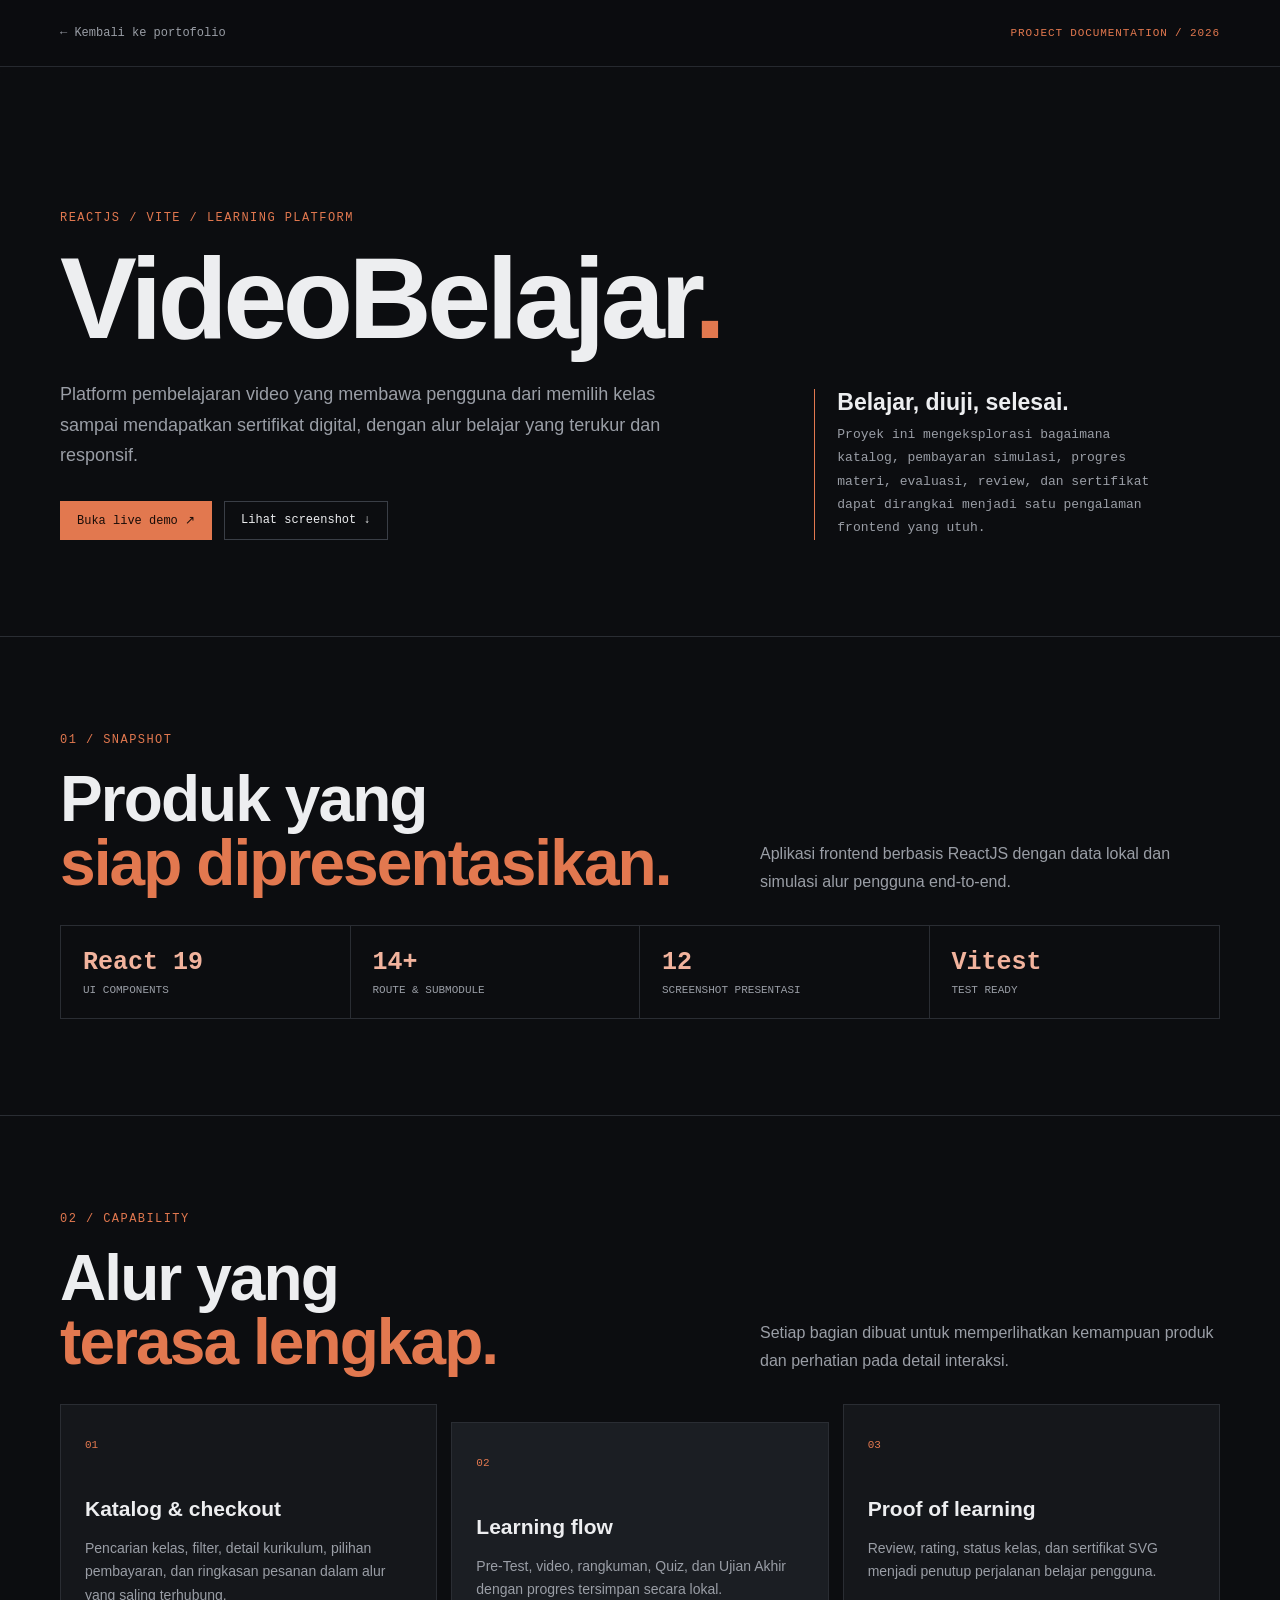
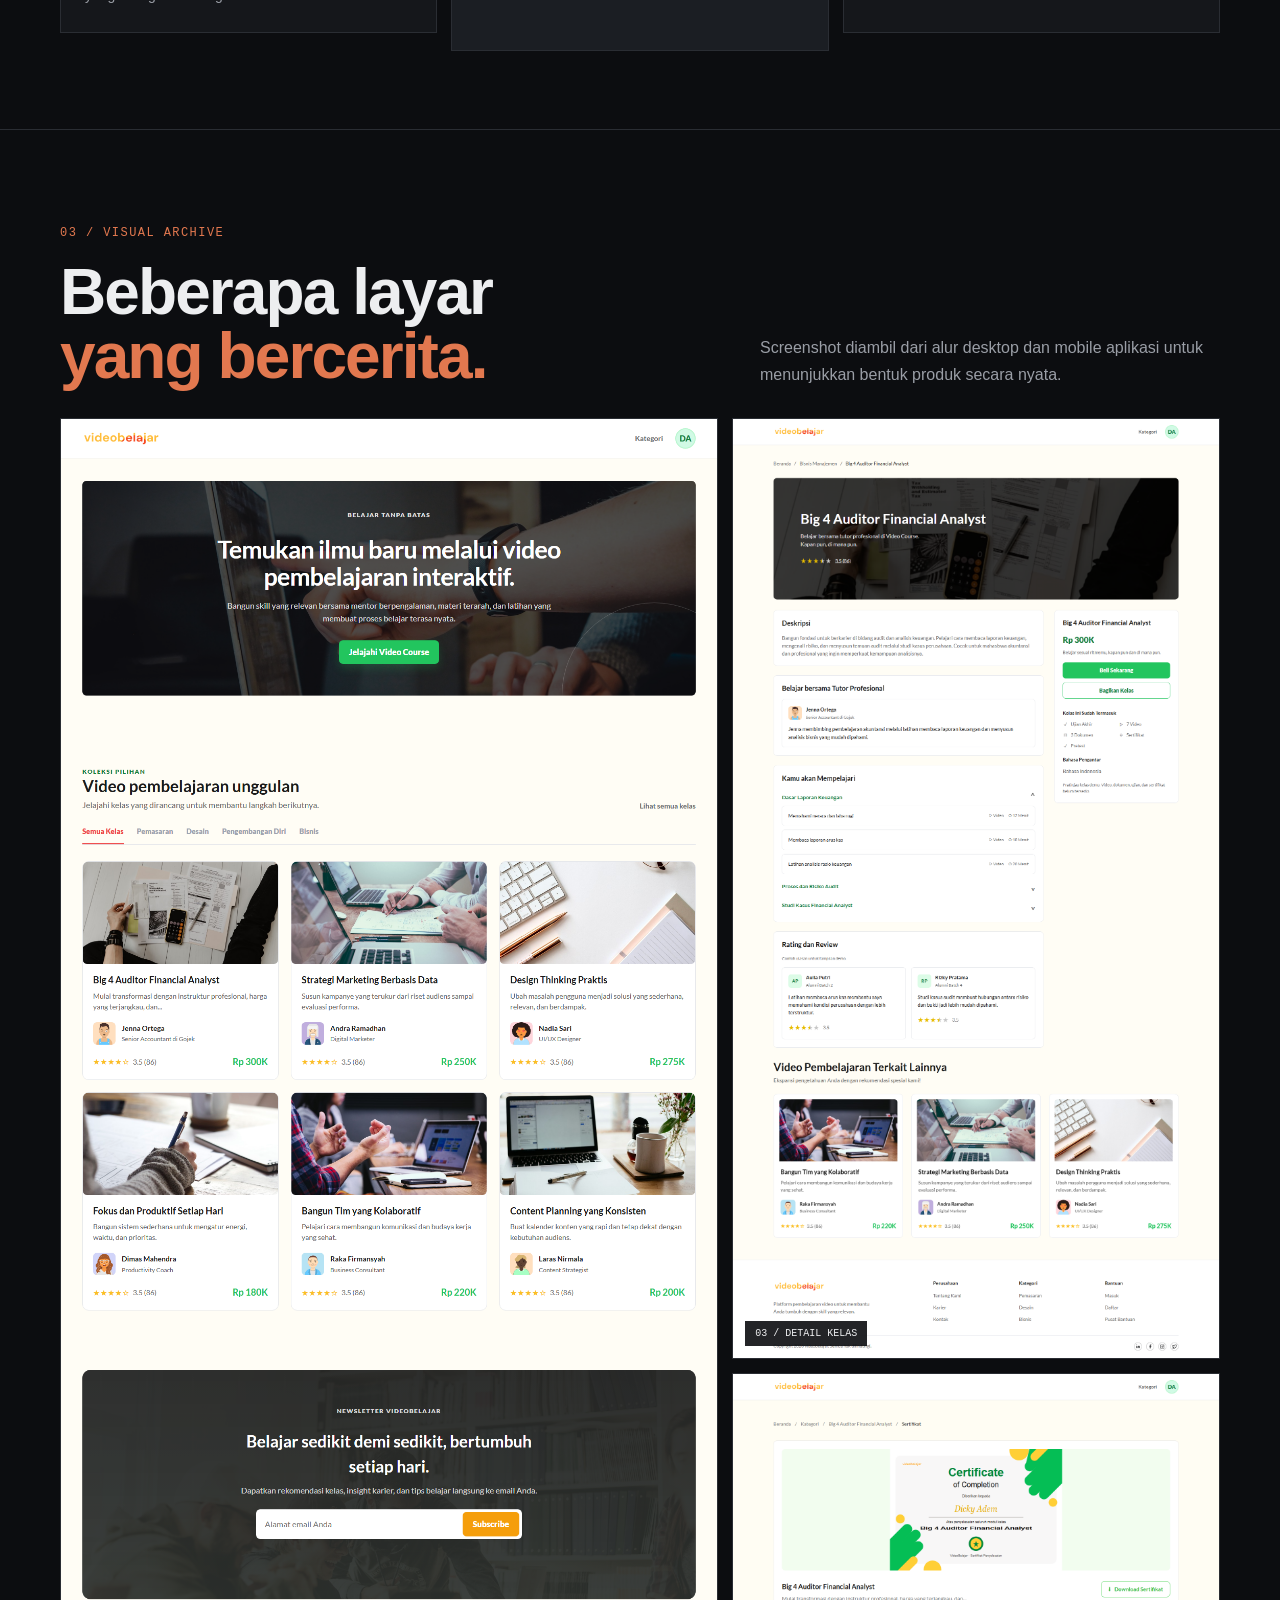
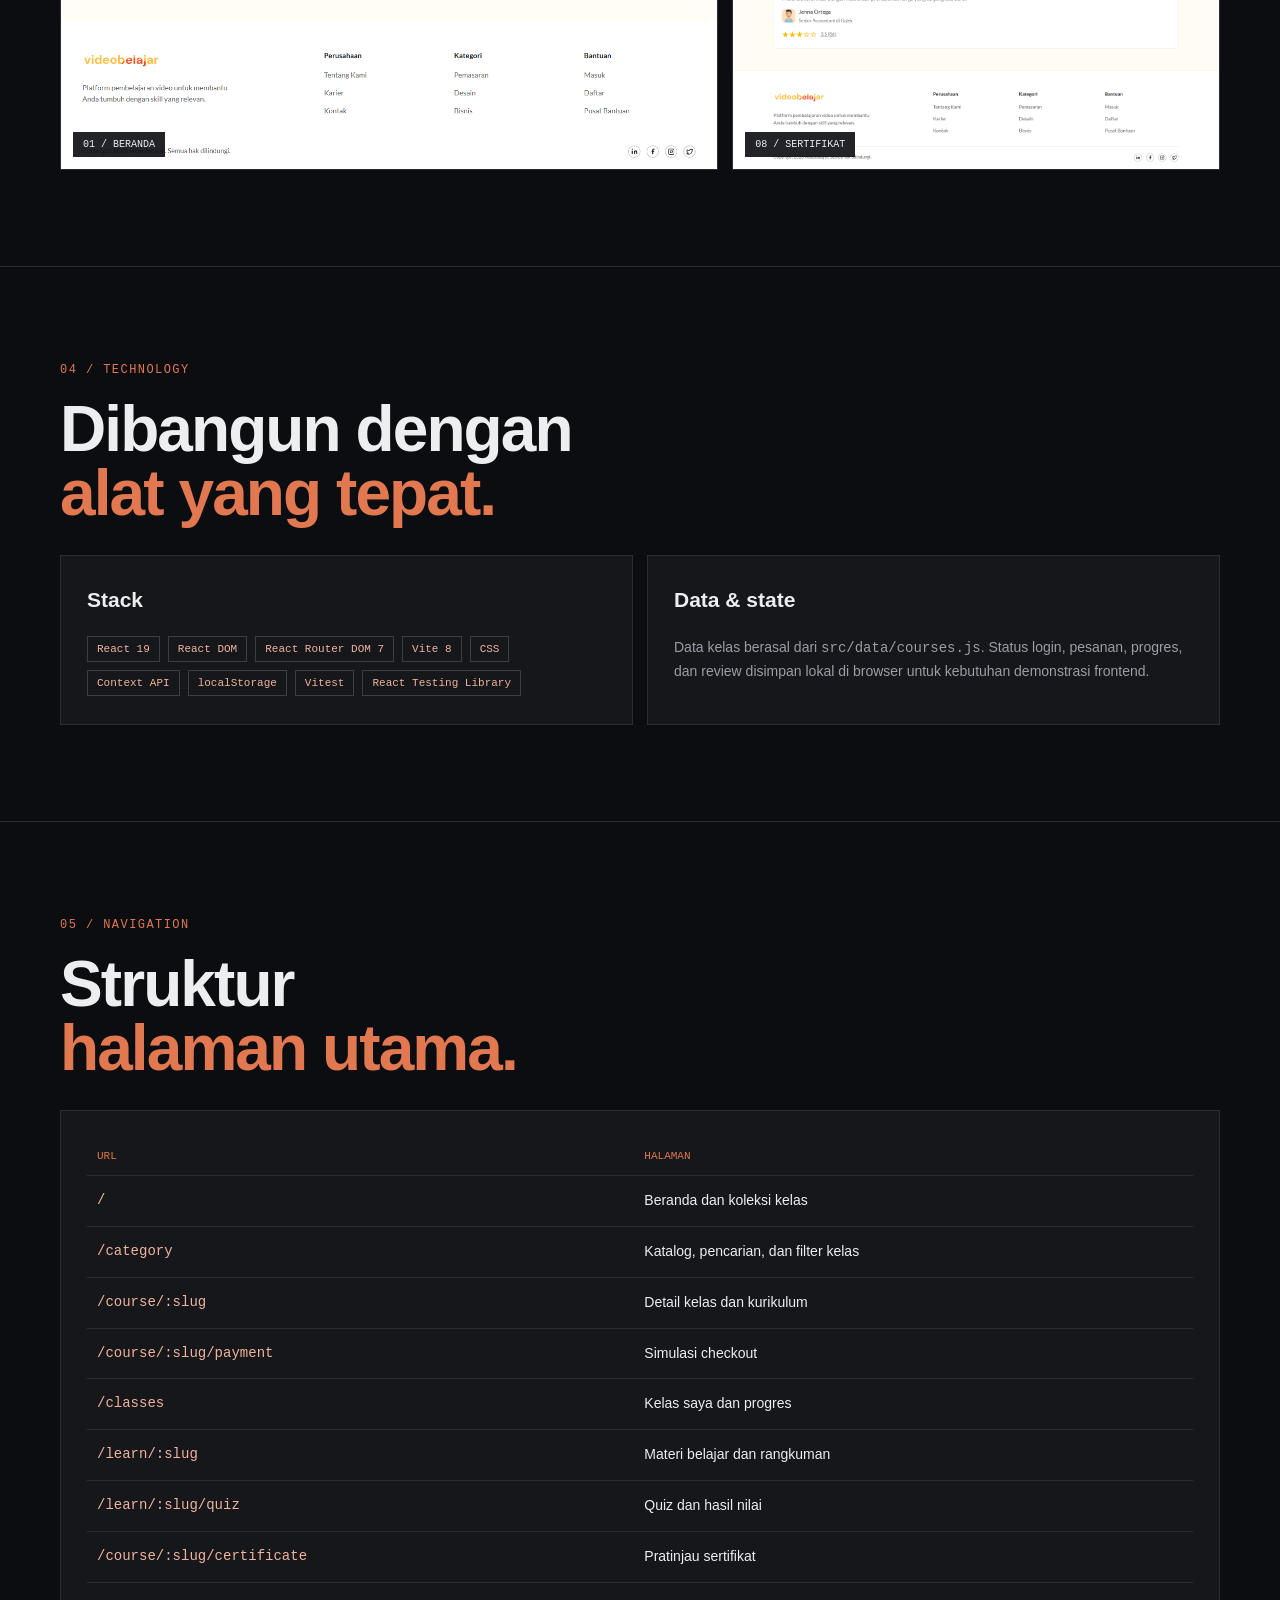
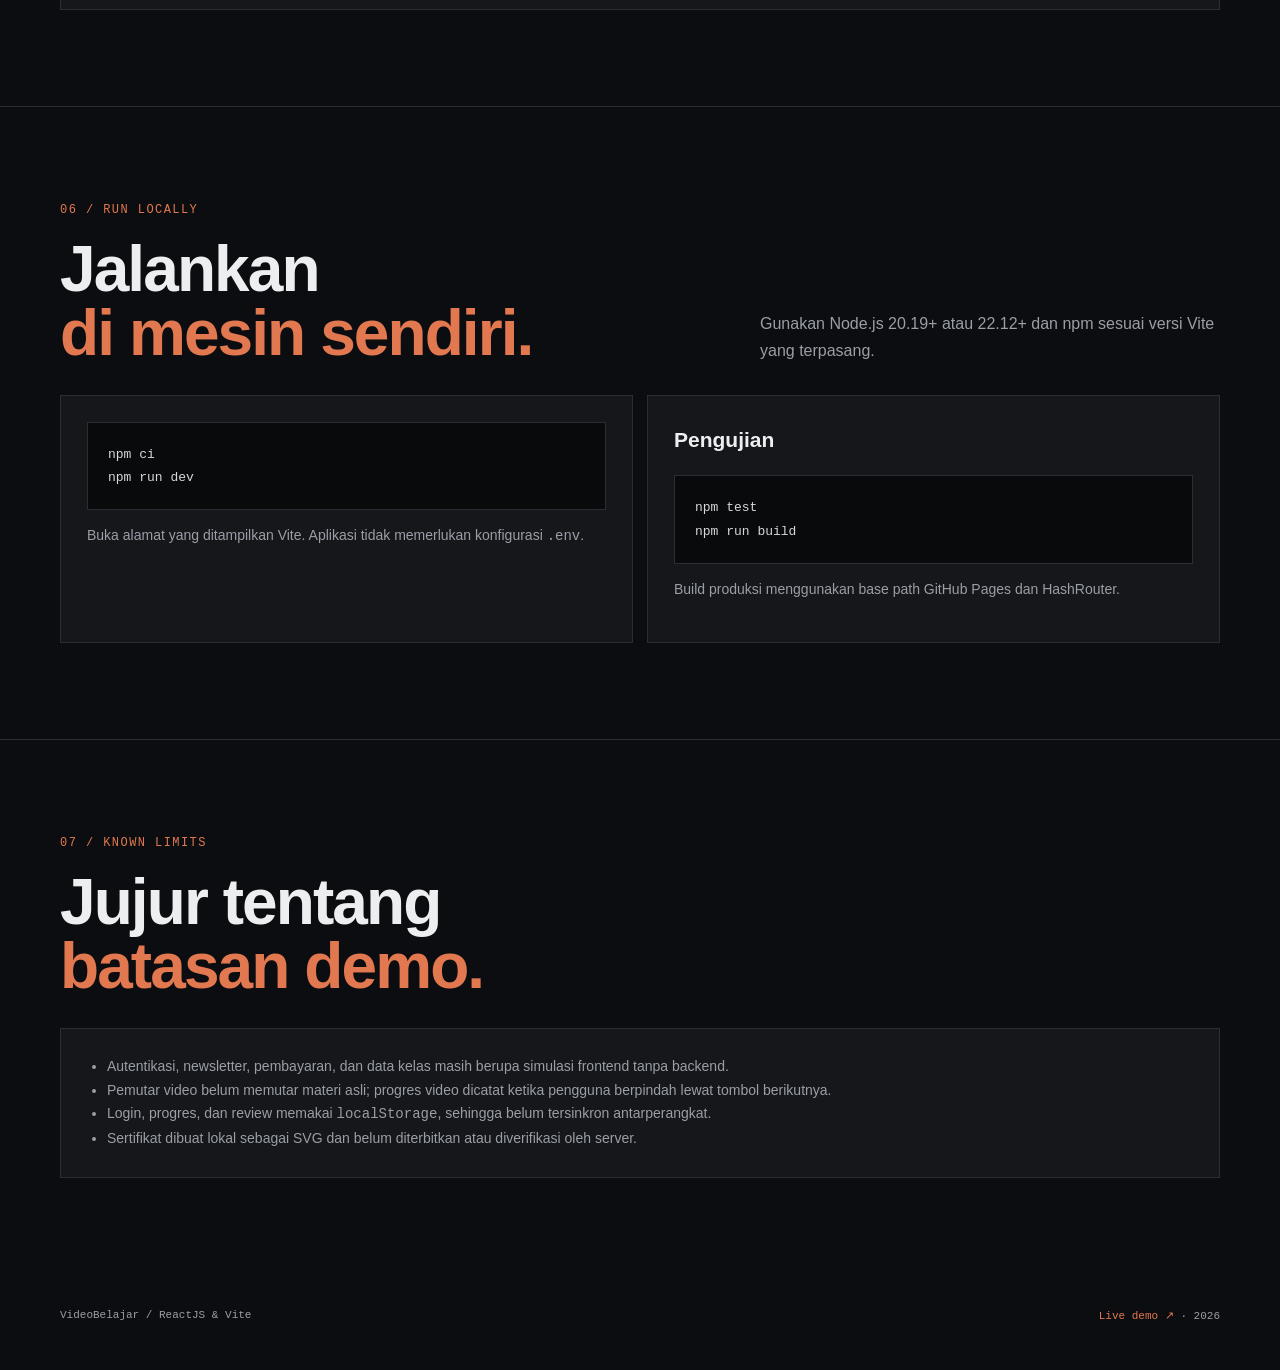
<file: document/AppVideoBelajarReactjs/VideoBelajarReacjs.html>
<!doctype html>
<html lang="id">
<head>
  <meta charset="utf-8">
  <meta name="viewport" content="width=device-width, initial-scale=1">
  <meta name="description" content="Dokumentasi portofolio VideoBelajar, aplikasi pembelajaran video berbasis ReactJS dan Vite.">
  <title>VideoBelajar / ReactJS &amp; Vite</title>
  <style>
    :root{--bg:#0c0d10;--panel:#15171b;--panel-2:#1b1e23;--line:#2a2d33;--line-strong:#3a3e46;--text:#edeef0;--muted:#9a9ea6;--accent:#e2784f;--accent-soft:#f2b39d;--mono:"Courier New",monospace;--sans:"Trebuchet MS",Arial,sans-serif;--max:1160px}
    *{box-sizing:border-box}html{scroll-behavior:smooth}body{margin:0;background:var(--bg);color:var(--text);font:16px/1.7 var(--sans);overflow-x:hidden}body:before{content:"";position:fixed;inset:0;pointer-events:none;opacity:.2;background-image:linear-gradient(rgba(255,255,255,.025) 1px,transparent 1px),linear-gradient(90deg,rgba(255,255,255,.025) 1px,transparent 1px);background-size:72px 72px;mask-image:linear-gradient(to bottom,black,transparent 75%)}a{color:inherit}a:focus-visible{outline:2px solid var(--accent);outline-offset:4px}.wrap{width:min(calc(100% - 3rem),var(--max));margin:auto}.topbar{position:sticky;top:0;z-index:5;border-bottom:1px solid rgba(42,45,51,.9);background:rgba(12,13,16,.86);backdrop-filter:blur(14px)}.topbar-inner{min-height:66px;display:flex;align-items:center;justify-content:space-between;gap:20px}.back{font:12px var(--mono);color:var(--muted);text-decoration:none}.back:hover{color:var(--accent)}.top-label{font:11px var(--mono);letter-spacing:.08em;color:var(--accent)}.hero{padding:clamp(5rem,12vw,9rem) 0 6rem;display:grid;grid-template-columns:1.1fr .9fr;gap:8%;align-items:end}.eyebrow{font:12px var(--mono);letter-spacing:.12em;text-transform:uppercase;color:var(--accent);margin:0 0 20px}.hero h1{max-width:760px;margin:0;font-size:clamp(3.5rem,9vw,8.2rem);line-height:.92;letter-spacing:-.04em;font-weight:700}.hero h1 em{color:var(--accent);font-style:normal}.lead{max-width:620px;color:var(--muted);font-size:18px;margin:28px 0 0}.hero-actions{display:flex;flex-wrap:wrap;gap:12px;margin-top:30px}.button{display:inline-block;padding:11px 16px;border:1px solid var(--line-strong);font:12px var(--mono);text-decoration:none}.button-primary{background:var(--accent);border-color:var(--accent);color:#180c08}.button:hover{border-color:var(--accent)}.hero-note{border-left:1px solid var(--accent);padding:0 0 0 22px;color:var(--muted);font:13px/1.8 var(--mono)}.hero-note strong{display:block;color:var(--text);font:600 23px var(--sans);margin-bottom:7px}.section{padding:6rem 0;border-top:1px solid var(--line)}.section-head{display:flex;justify-content:space-between;gap:30px;align-items:end;margin-bottom:30px}.section h2{font-size:clamp(2.1rem,5vw,4.4rem);line-height:1;margin:0;letter-spacing:-.03em}.section h2 em{color:var(--accent);font-style:normal}.section-intro{max-width:460px;color:var(--muted);margin:0}.stats{display:grid;grid-template-columns:repeat(4,1fr);border:1px solid var(--line);margin-top:30px}.stat{padding:22px;border-right:1px solid var(--line)}.stat:last-child{border-right:0}.stat strong{display:block;color:var(--accent-soft);font:700 25px var(--mono)}.stat span{display:block;color:var(--muted);font:11px var(--mono);margin-top:7px}.feature-grid{display:grid;grid-template-columns:repeat(3,1fr);gap:14px}.feature{background:var(--panel);border:1px solid var(--line);padding:24px;min-height:190px}.feature:nth-child(2){background:var(--panel-2);transform:translateY(18px)}.feature-index{color:var(--accent);font:11px var(--mono)}.feature h3{font-size:21px;margin:35px 0 10px}.feature p{color:var(--muted);font-size:14px;margin:0}.gallery{display:grid;grid-template-columns:1.35fr 1fr;gap:14px}.shot{display:block;position:relative;overflow:hidden;background:var(--panel);border:1px solid var(--line);text-decoration:none}.shot:first-child{grid-row:span 2}.shot img{display:block;width:100%;height:100%;object-fit:cover;object-position:top;transition:transform .4s ease}.shot:first-child{min-height:490px}.shot:not(:first-child){min-height:235px}.shot:hover img{transform:scale(1.025)}.shot figcaption{position:absolute;left:12px;bottom:12px;padding:7px 10px;background:rgba(12,13,16,.9);font:10px var(--mono);color:var(--text)}.two-col{display:grid;grid-template-columns:1fr 1fr;gap:14px}.panel{background:var(--panel);border:1px solid var(--line);padding:26px}.panel h3{margin:0 0 18px;font-size:21px}.panel p,.panel li{color:var(--muted);font-size:14px}.panel ul{padding-left:20px;margin:0}.tags{display:flex;flex-wrap:wrap;gap:8px}.tag{border:1px solid var(--line-strong);padding:6px 9px;color:var(--accent-soft);font:11px var(--mono)}.routes{width:100%;border-collapse:collapse;font-size:14px}.routes th,.routes td{text-align:left;padding:13px 10px;border-bottom:1px solid var(--line)}.routes th{color:var(--accent);font:11px var(--mono);text-transform:uppercase}.routes td:first-child{color:var(--accent-soft);font-family:var(--mono);white-space:nowrap}.code{margin:0;background:#090a0c;border:1px solid var(--line);padding:20px;color:#d5d8dc;font:13px/1.8 var(--mono);overflow:auto}.footer{padding:35px 0 50px;color:var(--muted);font:11px var(--mono);display:flex;justify-content:space-between;gap:20px}.footer a{color:var(--accent);text-decoration:none}@media(max-width:760px){.wrap{width:min(calc(100% - 2rem),var(--max))}.top-label{display:none}.hero{grid-template-columns:1fr;gap:38px;padding-top:5rem}.hero h1{font-size:clamp(3.5rem,18vw,6.5rem)}.lead{font-size:16px}.section{padding:4.5rem 0}.section-head{display:block}.section-intro{margin-top:18px}.stats{grid-template-columns:repeat(2,1fr)}.stat:nth-child(2){border-right:0}.stat:nth-child(-n+2){border-bottom:1px solid var(--line)}.feature-grid,.two-col,.gallery{grid-template-columns:1fr}.feature:nth-child(2){transform:none}.shot:first-child{grid-row:auto;min-height:260px}.shot:not(:first-child){min-height:210px}.footer{display:block}.footer span{display:block;margin-top:10px}}
  </style>
</head>
<body>
  <header class="topbar"><div class="wrap topbar-inner"><a class="back" href="../../index.html">← Kembali ke portofolio</a><span class="top-label">PROJECT DOCUMENTATION / 2026</span></div></header>
  <main>
    <section class="hero wrap">
      <div><p class="eyebrow">ReactJS / Vite / Learning Platform</p><h1>VideoBelajar<span><em>.</em></span></h1><p class="lead">Platform pembelajaran video yang membawa pengguna dari memilih kelas sampai mendapatkan sertifikat digital, dengan alur belajar yang terukur dan responsif.</p><div class="hero-actions"><a class="button button-primary" href="https://dickyadem.github.io/App-VideoBelajar-Reactjs/" target="_blank" rel="noopener">Buka live demo ↗</a><a class="button" href="#gallery">Lihat screenshot ↓</a></div></div>
      <div class="hero-note"><strong>Belajar, diuji, selesai.</strong>Proyek ini mengeksplorasi bagaimana katalog, pembayaran simulasi, progres materi, evaluasi, review, dan sertifikat dapat dirangkai menjadi satu pengalaman frontend yang utuh.</div>
    </section>
    <section class="section"><div class="wrap"><div class="section-head"><div><p class="eyebrow">01 / Snapshot</p><h2>Produk yang<br><em>siap dipresentasikan.</em></h2></div><p class="section-intro">Aplikasi frontend berbasis ReactJS dengan data lokal dan simulasi alur pengguna end-to-end.</p></div><div class="stats"><div class="stat"><strong>React 19</strong><span>UI COMPONENTS</span></div><div class="stat"><strong>14+</strong><span>ROUTE &amp; SUBMODULE</span></div><div class="stat"><strong>12</strong><span>SCREENSHOT PRESENTASI</span></div><div class="stat"><strong>Vitest</strong><span>TEST READY</span></div></div></div></section>
    <section class="section"><div class="wrap"><div class="section-head"><div><p class="eyebrow">02 / Capability</p><h2>Alur yang<br><em>terasa lengkap.</em></h2></div><p class="section-intro">Setiap bagian dibuat untuk memperlihatkan kemampuan produk dan perhatian pada detail interaksi.</p></div><div class="feature-grid"><article class="feature"><span class="feature-index">01</span><h3>Katalog &amp; checkout</h3><p>Pencarian kelas, filter, detail kurikulum, pilihan pembayaran, dan ringkasan pesanan dalam alur yang saling terhubung.</p></article><article class="feature"><span class="feature-index">02</span><h3>Learning flow</h3><p>Pre-Test, video, rangkuman, Quiz, dan Ujian Akhir dengan progres tersimpan secara lokal.</p></article><article class="feature"><span class="feature-index">03</span><h3>Proof of learning</h3><p>Review, rating, status kelas, dan sertifikat SVG menjadi penutup perjalanan belajar pengguna.</p></article></div></div></section>
    <section class="section" id="gallery"><div class="wrap"><div class="section-head"><div><p class="eyebrow">03 / Visual archive</p><h2>Beberapa layar<br><em>yang bercerita.</em></h2></div><p class="section-intro">Screenshot diambil dari alur desktop dan mobile aplikasi untuk menunjukkan bentuk produk secara nyata.</p></div><div class="gallery"><a class="shot" href="01-desktop-beranda.png" target="_blank" rel="noopener"><img src="01-desktop-beranda.png" alt="Beranda VideoBelajar" loading="lazy"><figcaption>01 / BERANDA</figcaption></a><a class="shot" href="03-desktop-detail-kelas.png" target="_blank" rel="noopener"><img src="03-desktop-detail-kelas.png" alt="Detail kelas VideoBelajar" loading="lazy"><figcaption>03 / DETAIL KELAS</figcaption></a><a class="shot" href="08-desktop-sertifikat.png" target="_blank" rel="noopener"><img src="08-desktop-sertifikat.png" alt="Sertifikat VideoBelajar" loading="lazy"><figcaption>08 / SERTIFIKAT</figcaption></a></div></div></section>
    <section class="section"><div class="wrap"><div class="section-head"><div><p class="eyebrow">04 / Technology</p><h2>Dibangun dengan<br><em>alat yang tepat.</em></h2></div></div><div class="two-col"><div class="panel"><h3>Stack</h3><div class="tags"><span class="tag">React 19</span><span class="tag">React DOM</span><span class="tag">React Router DOM 7</span><span class="tag">Vite 8</span><span class="tag">CSS</span><span class="tag">Context API</span><span class="tag">localStorage</span><span class="tag">Vitest</span><span class="tag">React Testing Library</span></div></div><div class="panel"><h3>Data &amp; state</h3><p>Data kelas berasal dari <code>src/data/courses.js</code>. Status login, pesanan, progres, dan review disimpan lokal di browser untuk kebutuhan demonstrasi frontend.</p></div></div></div></section>
    <section class="section"><div class="wrap"><div class="section-head"><div><p class="eyebrow">05 / Navigation</p><h2>Struktur<br><em>halaman utama.</em></h2></div></div><div class="panel"><table class="routes"><thead><tr><th>URL</th><th>Halaman</th></tr></thead><tbody><tr><td>/</td><td>Beranda dan koleksi kelas</td></tr><tr><td>/category</td><td>Katalog, pencarian, dan filter kelas</td></tr><tr><td>/course/:slug</td><td>Detail kelas dan kurikulum</td></tr><tr><td>/course/:slug/payment</td><td>Simulasi checkout</td></tr><tr><td>/classes</td><td>Kelas saya dan progres</td></tr><tr><td>/learn/:slug</td><td>Materi belajar dan rangkuman</td></tr><tr><td>/learn/:slug/quiz</td><td>Quiz dan hasil nilai</td></tr><tr><td>/course/:slug/certificate</td><td>Pratinjau sertifikat</td></tr></tbody></table></div></div></section>
    <section class="section"><div class="wrap"><div class="section-head"><div><p class="eyebrow">06 / Run locally</p><h2>Jalankan<br><em>di mesin sendiri.</em></h2></div><p class="section-intro">Gunakan Node.js 20.19+ atau 22.12+ dan npm sesuai versi Vite yang terpasang.</p></div><div class="two-col"><div class="panel"><pre class="code">npm ci
npm run dev</pre><p>Buka alamat yang ditampilkan Vite. Aplikasi tidak memerlukan konfigurasi <code>.env</code>.</p></div><div class="panel"><h3>Pengujian</h3><pre class="code">npm test
npm run build</pre><p>Build produksi menggunakan base path GitHub Pages dan HashRouter.</p></div></div></div></section>
    <section class="section"><div class="wrap"><div class="section-head"><div><p class="eyebrow">07 / Known limits</p><h2>Jujur tentang<br><em>batasan demo.</em></h2></div></div><div class="panel"><ul><li>Autentikasi, newsletter, pembayaran, dan data kelas masih berupa simulasi frontend tanpa backend.</li><li>Pemutar video belum memutar materi asli; progres video dicatat ketika pengguna berpindah lewat tombol berikutnya.</li><li>Login, progres, dan review memakai <code>localStorage</code>, sehingga belum tersinkron antarperangkat.</li><li>Sertifikat dibuat lokal sebagai SVG dan belum diterbitkan atau diverifikasi oleh server.</li></ul></div></div></section>
  </main>
  <footer class="footer wrap"><span>VideoBelajar / ReactJS &amp; Vite</span><span><a href="https://dickyadem.github.io/App-VideoBelajar-Reactjs/" target="_blank" rel="noopener">Live demo ↗</a> · 2026</span></footer>
</body>
</html>
</file>
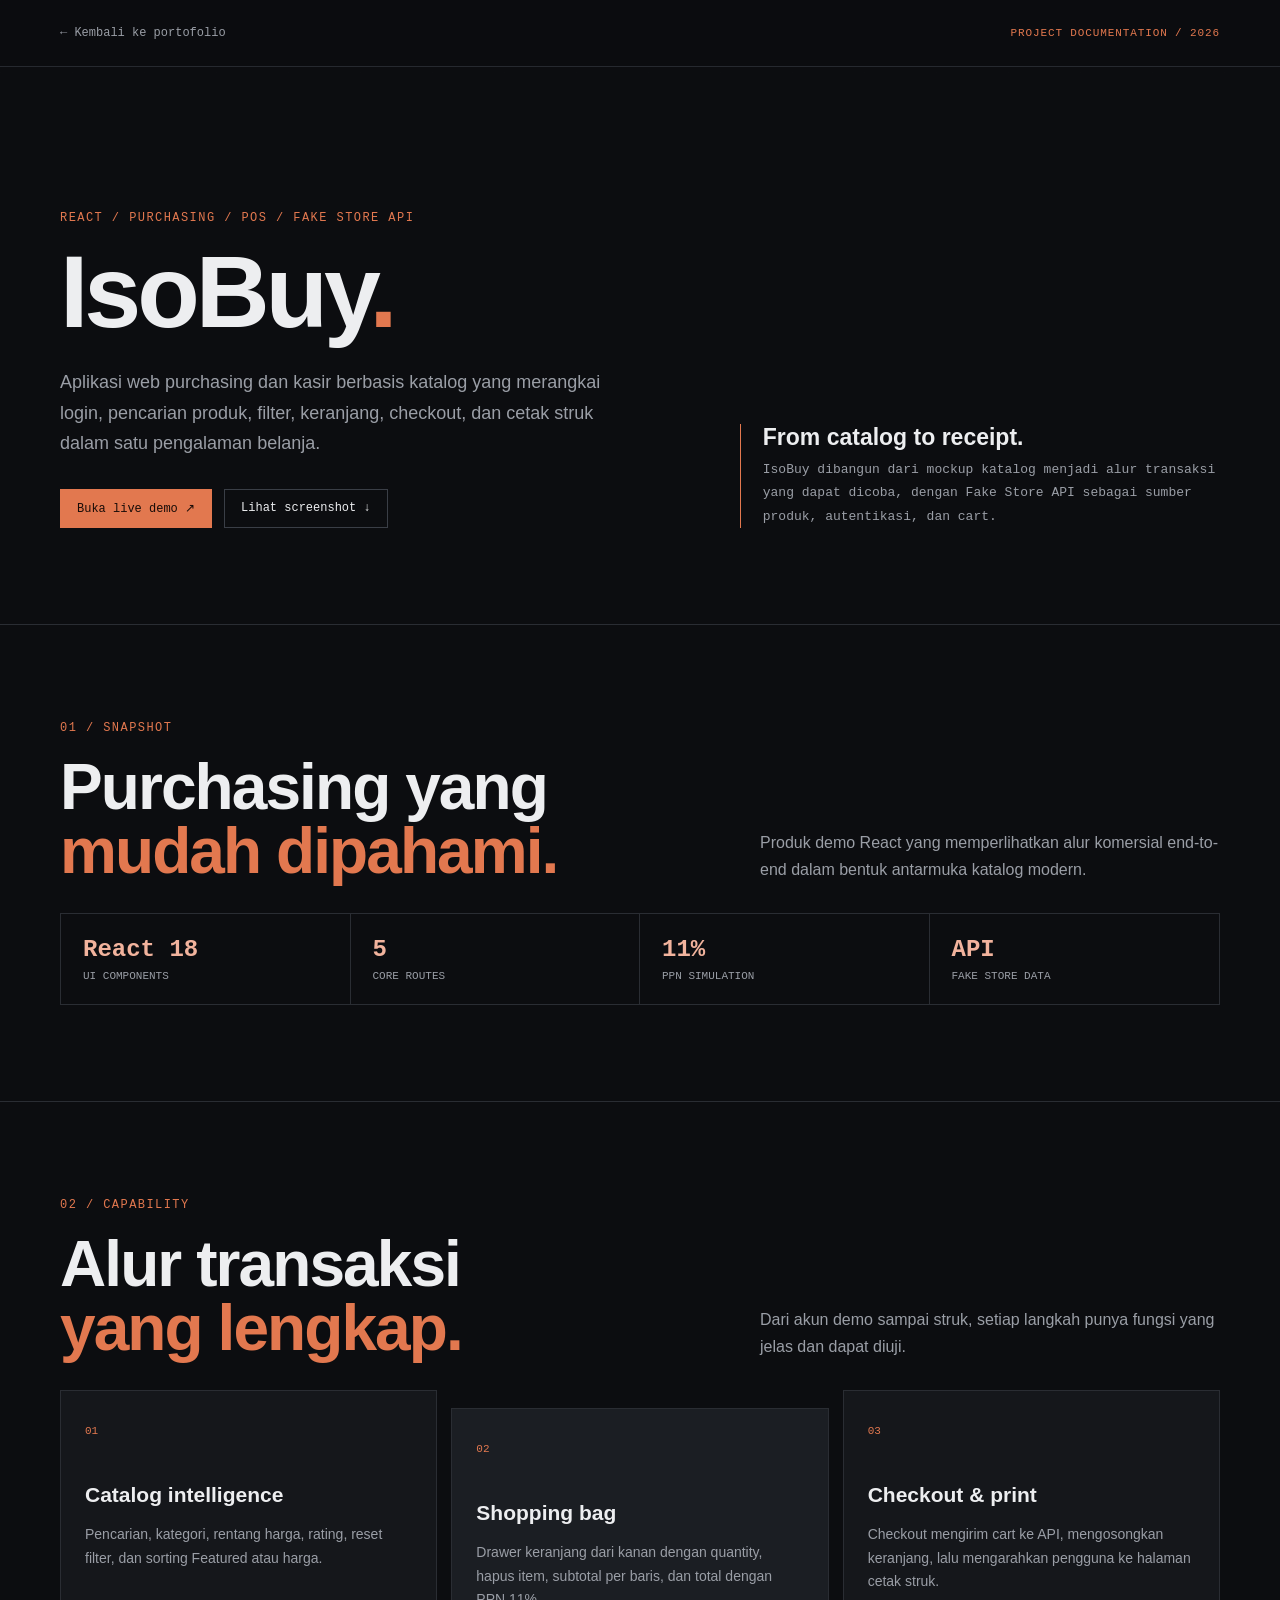
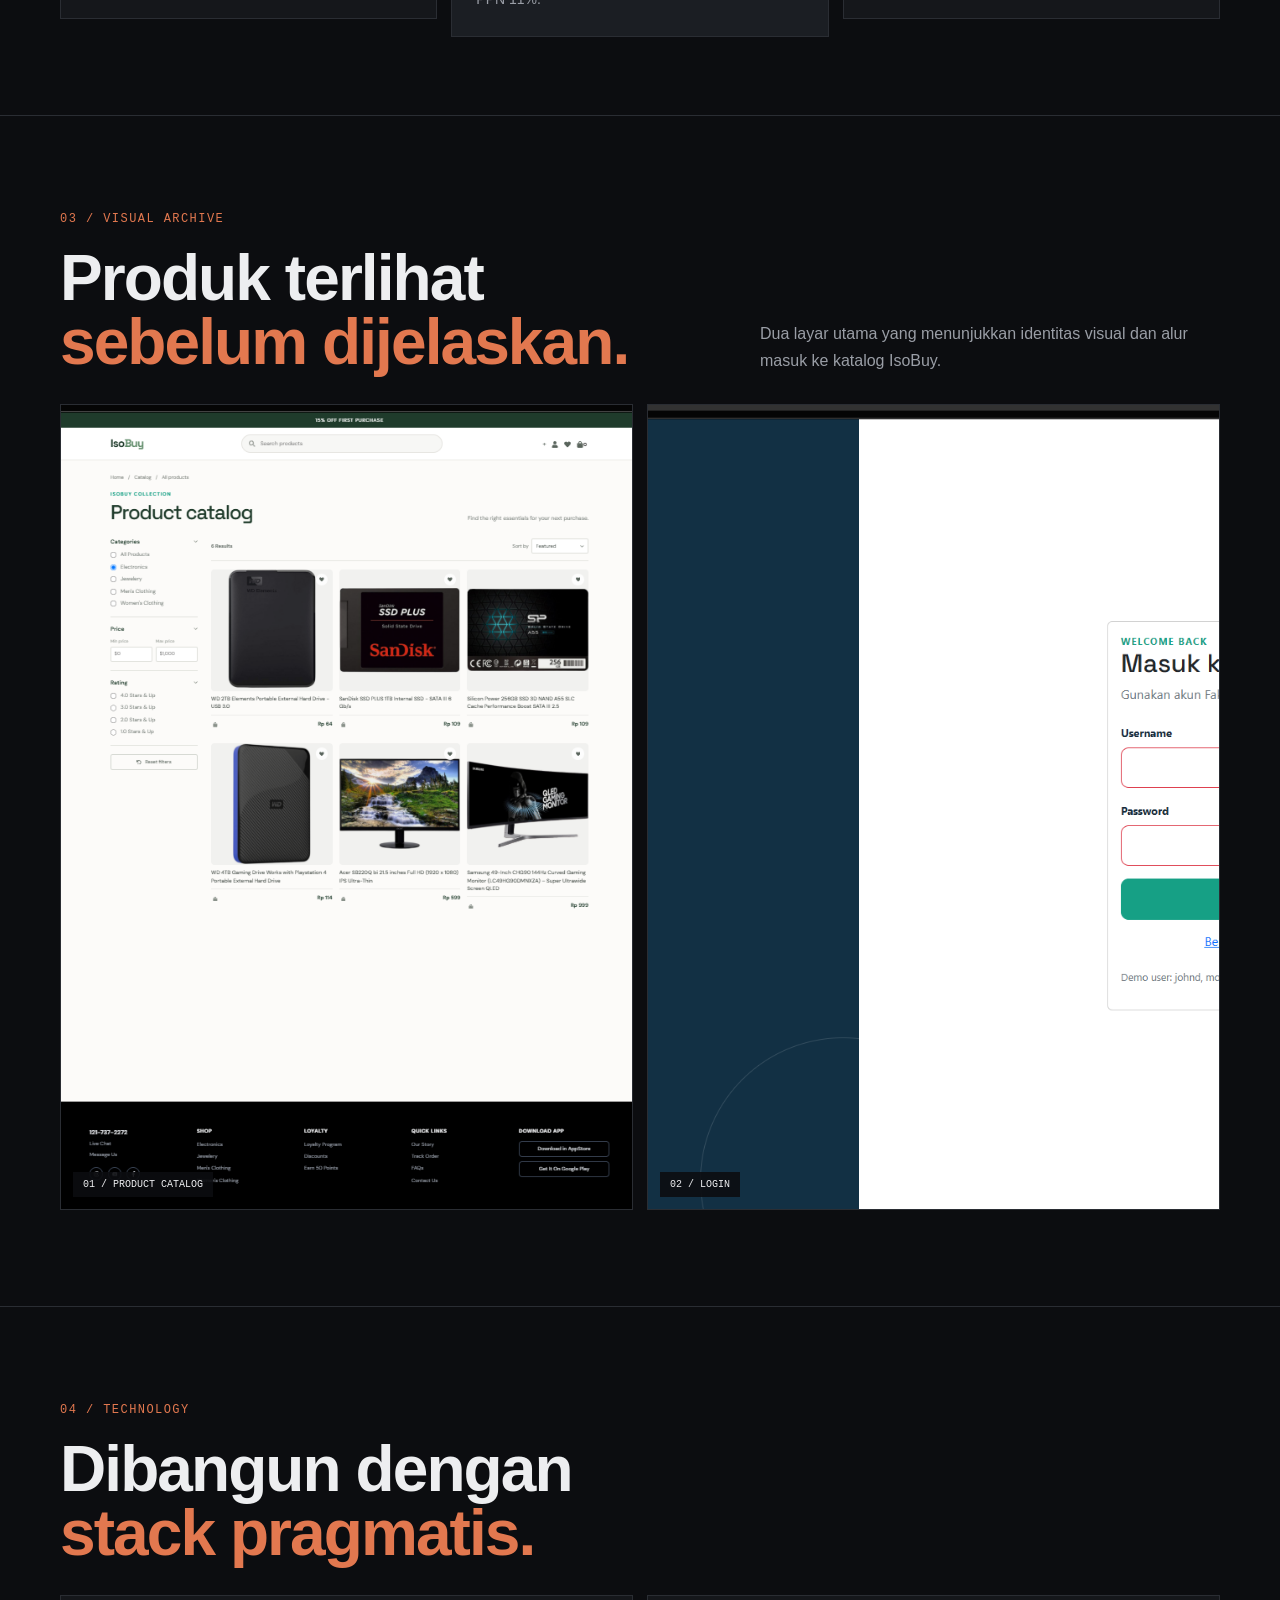
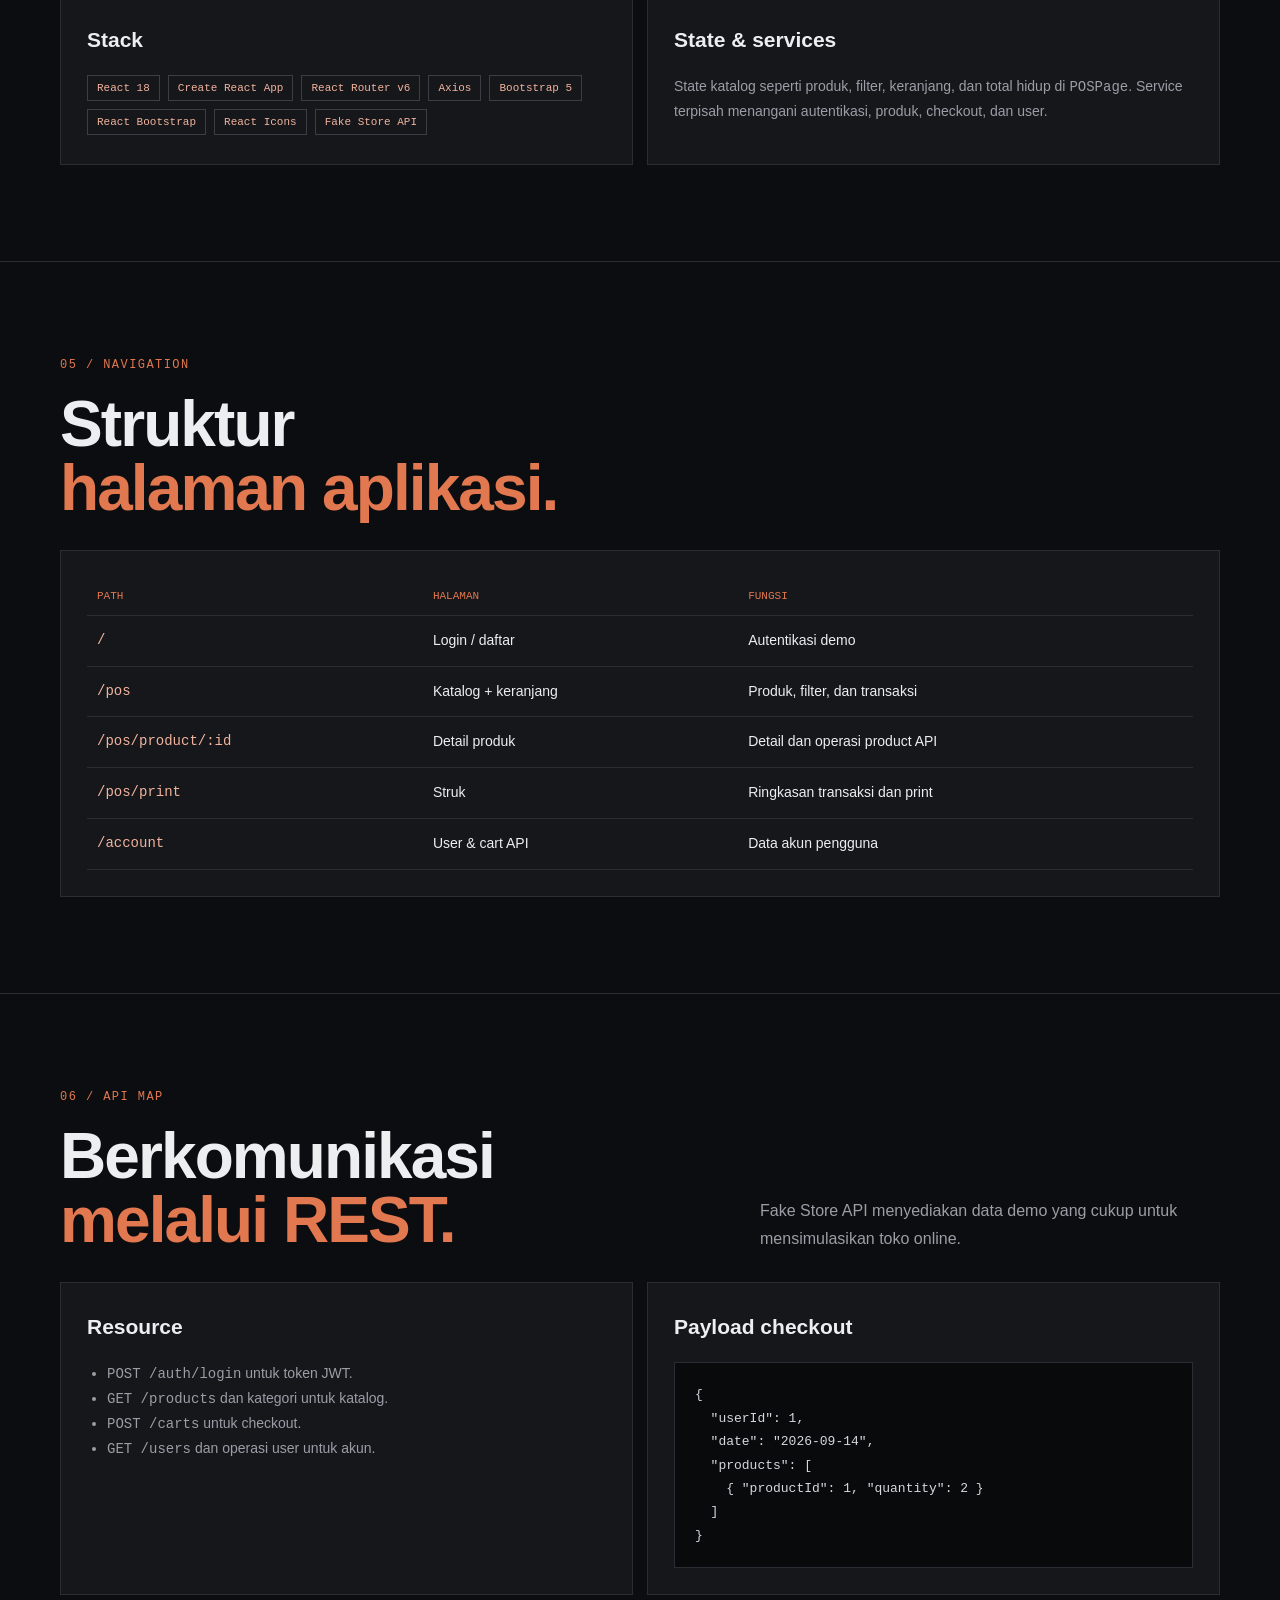
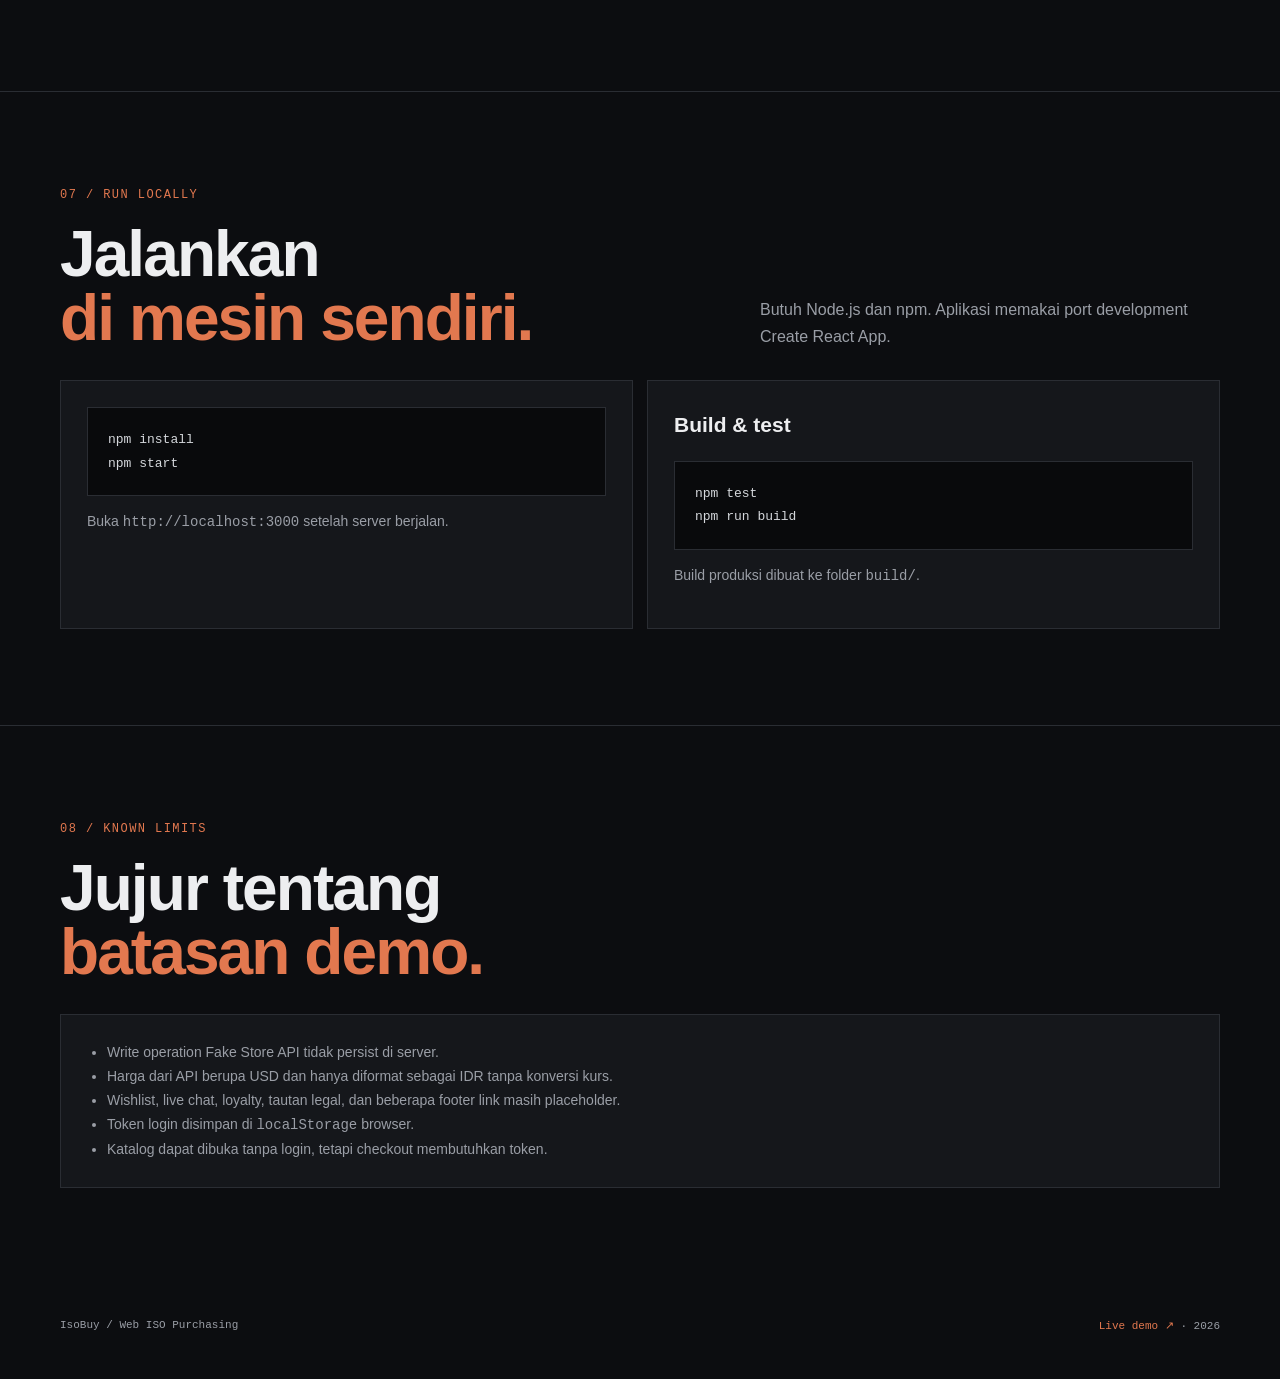
<file: document/webIsoPurchasing/README.html>
<!doctype html>
<html lang="id">
<head>
  <meta charset="utf-8">
  <meta name="viewport" content="width=device-width, initial-scale=1">
  <meta name="description" content="Dokumentasi portofolio IsoBuy, aplikasi web purchasing dan kasir berbasis React.">
  <title>IsoBuy / Web ISO Purchasing</title>
  <style>
    :root{--bg:#0c0d10;--panel:#15171b;--panel-2:#1b1e23;--line:#2a2d33;--line-strong:#3a3e46;--text:#edeef0;--muted:#9a9ea6;--accent:#e2784f;--accent-soft:#f2b39d;--mono:"Courier New",monospace;--sans:"Trebuchet MS",Arial,sans-serif;--max:1160px}
    *{box-sizing:border-box}html{scroll-behavior:smooth}body{margin:0;background:var(--bg);color:var(--text);font:16px/1.7 var(--sans);overflow-x:hidden}body:before{content:"";position:fixed;inset:0;pointer-events:none;opacity:.2;background-image:linear-gradient(rgba(255,255,255,.025) 1px,transparent 1px),linear-gradient(90deg,rgba(255,255,255,.025) 1px,transparent 1px);background-size:72px 72px;mask-image:linear-gradient(to bottom,black,transparent 75%)}a{color:inherit}a:focus-visible{outline:2px solid var(--accent);outline-offset:4px}.wrap{width:min(calc(100% - 3rem),var(--max));margin:auto}.topbar{position:sticky;top:0;z-index:5;border-bottom:1px solid rgba(42,45,51,.9);background:rgba(12,13,16,.86);backdrop-filter:blur(14px)}.topbar-inner{min-height:66px;display:flex;align-items:center;justify-content:space-between;gap:20px}.back{font:12px var(--mono);color:var(--muted);text-decoration:none}.back:hover{color:var(--accent)}.top-label{font:11px var(--mono);letter-spacing:.08em;color:var(--accent)}.hero{padding:clamp(5rem,12vw,9rem) 0 6rem;display:grid;grid-template-columns:1.1fr .9fr;gap:8%;align-items:end}.eyebrow{font:12px var(--mono);letter-spacing:.12em;text-transform:uppercase;color:var(--accent);margin:0 0 20px}.hero h1{max-width:760px;margin:0;font-size:clamp(3.2rem,8vw,7.5rem);line-height:.92;letter-spacing:-.04em;font-weight:700}.hero h1 em{color:var(--accent);font-style:normal}.lead{max-width:620px;color:var(--muted);font-size:18px;margin:28px 0 0}.hero-actions{display:flex;flex-wrap:wrap;gap:12px;margin-top:30px}.button{display:inline-block;padding:11px 16px;border:1px solid var(--line-strong);font:12px var(--mono);text-decoration:none}.button-primary{background:var(--accent);border-color:var(--accent);color:#180c08}.button:hover{border-color:var(--accent)}.hero-note{border-left:1px solid var(--accent);padding:0 0 0 22px;color:var(--muted);font:13px/1.8 var(--mono)}.hero-note strong{display:block;color:var(--text);font:600 23px var(--sans);margin-bottom:7px}.section{padding:6rem 0;border-top:1px solid var(--line)}.section-head{display:flex;justify-content:space-between;gap:30px;align-items:end;margin-bottom:30px}.section h2{font-size:clamp(2.1rem,5vw,4.4rem);line-height:1;margin:0;letter-spacing:-.03em}.section h2 em{color:var(--accent);font-style:normal}.section-intro{max-width:460px;color:var(--muted);margin:0}.stats{display:grid;grid-template-columns:repeat(4,1fr);border:1px solid var(--line);margin-top:30px}.stat{padding:22px;border-right:1px solid var(--line)}.stat:last-child{border-right:0}.stat strong{display:block;color:var(--accent-soft);font:700 24px var(--mono)}.stat span{display:block;color:var(--muted);font:11px var(--mono);margin-top:7px}.feature-grid{display:grid;grid-template-columns:repeat(3,1fr);gap:14px}.feature{background:var(--panel);border:1px solid var(--line);padding:24px;min-height:190px}.feature:nth-child(2){background:var(--panel-2);transform:translateY(18px)}.feature-index{color:var(--accent);font:11px var(--mono)}.feature h3{font-size:21px;margin:35px 0 10px}.feature p{color:var(--muted);font-size:14px;margin:0}.gallery{display:grid;grid-template-columns:1fr 1fr;gap:14px}.shot{display:block;position:relative;overflow:hidden;background:var(--panel);border:1px solid var(--line);text-decoration:none;min-height:360px}.shot img{display:block;width:100%;height:100%;object-fit:cover;object-position:top;transition:transform .4s ease}.shot:hover img{transform:scale(1.025)}.shot figcaption{position:absolute;left:12px;bottom:12px;padding:7px 10px;background:rgba(12,13,16,.9);font:10px var(--mono);color:var(--text)}.two-col{display:grid;grid-template-columns:1fr 1fr;gap:14px}.panel{background:var(--panel);border:1px solid var(--line);padding:26px}.panel h3{margin:0 0 18px;font-size:21px}.panel p,.panel li{color:var(--muted);font-size:14px}.panel ul{padding-left:20px;margin:0}.tags{display:flex;flex-wrap:wrap;gap:8px}.tag{border:1px solid var(--line-strong);padding:6px 9px;color:var(--accent-soft);font:11px var(--mono)}.routes{width:100%;border-collapse:collapse;font-size:14px}.routes th,.routes td{text-align:left;padding:13px 10px;border-bottom:1px solid var(--line)}.routes th{color:var(--accent);font:11px var(--mono);text-transform:uppercase}.routes td:first-child{color:var(--accent-soft);font-family:var(--mono);white-space:nowrap}.code{margin:0;background:#090a0c;border:1px solid var(--line);padding:20px;color:#d5d8dc;font:13px/1.8 var(--mono);overflow:auto}.footer{padding:35px 0 50px;color:var(--muted);font:11px var(--mono);display:flex;justify-content:space-between;gap:20px}.footer a{color:var(--accent);text-decoration:none}@media(max-width:760px){.wrap{width:min(calc(100% - 2rem),var(--max))}.top-label{display:none}.hero{grid-template-columns:1fr;gap:38px;padding-top:5rem}.hero h1{font-size:clamp(3.4rem,17vw,6rem)}.lead{font-size:16px}.section{padding:4.5rem 0}.section-head{display:block}.section-intro{margin-top:18px}.stats{grid-template-columns:repeat(2,1fr)}.stat:nth-child(2){border-right:0}.stat:nth-child(-n+2){border-bottom:1px solid var(--line)}.feature-grid,.two-col,.gallery{grid-template-columns:1fr}.feature:nth-child(2){transform:none}.shot{min-height:250px}.footer{display:block}.footer span{display:block;margin-top:10px}}
  </style>
</head>
<body>
  <header class="topbar"><div class="wrap topbar-inner"><a class="back" href="../../index.html">← Kembali ke portofolio</a><span class="top-label">PROJECT DOCUMENTATION / 2026</span></div></header>
  <main>
    <section class="hero wrap">
      <div><p class="eyebrow">React / Purchasing / POS / Fake Store API</p><h1>IsoBuy<span><em>.</em></span></h1><p class="lead">Aplikasi web purchasing dan kasir berbasis katalog yang merangkai login, pencarian produk, filter, keranjang, checkout, dan cetak struk dalam satu pengalaman belanja.</p><div class="hero-actions"><a class="button button-primary" href="https://dickyadem.github.io/WebIsoPurchasing/" target="_blank" rel="noopener">Buka live demo ↗</a><a class="button" href="#gallery">Lihat screenshot ↓</a></div></div>
      <div class="hero-note"><strong>From catalog to receipt.</strong>IsoBuy dibangun dari mockup katalog menjadi alur transaksi yang dapat dicoba, dengan Fake Store API sebagai sumber produk, autentikasi, dan cart.</div>
    </section>
    <section class="section"><div class="wrap"><div class="section-head"><div><p class="eyebrow">01 / Snapshot</p><h2>Purchasing yang<br><em>mudah dipahami.</em></h2></div><p class="section-intro">Produk demo React yang memperlihatkan alur komersial end-to-end dalam bentuk antarmuka katalog modern.</p></div><div class="stats"><div class="stat"><strong>React 18</strong><span>UI COMPONENTS</span></div><div class="stat"><strong>5</strong><span>CORE ROUTES</span></div><div class="stat"><strong>11%</strong><span>PPN SIMULATION</span></div><div class="stat"><strong>API</strong><span>FAKE STORE DATA</span></div></div></div></section>
    <section class="section"><div class="wrap"><div class="section-head"><div><p class="eyebrow">02 / Capability</p><h2>Alur transaksi<br><em>yang lengkap.</em></h2></div><p class="section-intro">Dari akun demo sampai struk, setiap langkah punya fungsi yang jelas dan dapat diuji.</p></div><div class="feature-grid"><article class="feature"><span class="feature-index">01</span><h3>Catalog intelligence</h3><p>Pencarian, kategori, rentang harga, rating, reset filter, dan sorting Featured atau harga.</p></article><article class="feature"><span class="feature-index">02</span><h3>Shopping bag</h3><p>Drawer keranjang dari kanan dengan quantity, hapus item, subtotal per baris, dan total dengan PPN 11%.</p></article><article class="feature"><span class="feature-index">03</span><h3>Checkout &amp; print</h3><p>Checkout mengirim cart ke API, mengosongkan keranjang, lalu mengarahkan pengguna ke halaman cetak struk.</p></article></div></div></section>
    <section class="section" id="gallery"><div class="wrap"><div class="section-head"><div><p class="eyebrow">03 / Visual archive</p><h2>Produk terlihat<br><em>sebelum dijelaskan.</em></h2></div><p class="section-intro">Dua layar utama yang menunjukkan identitas visual dan alur masuk ke katalog IsoBuy.</p></div><div class="gallery"><a class="shot" href="catalog.png" target="_blank" rel="noopener"><img src="catalog.png" alt="Katalog IsoBuy" loading="lazy"><figcaption>01 / PRODUCT CATALOG</figcaption></a><a class="shot" href="Login.png" target="_blank" rel="noopener"><img src="Login.png" alt="Login IsoBuy" loading="lazy"><figcaption>02 / LOGIN</figcaption></a></div></div></section>
    <section class="section"><div class="wrap"><div class="section-head"><div><p class="eyebrow">04 / Technology</p><h2>Dibangun dengan<br><em>stack pragmatis.</em></h2></div></div><div class="two-col"><div class="panel"><h3>Stack</h3><div class="tags"><span class="tag">React 18</span><span class="tag">Create React App</span><span class="tag">React Router v6</span><span class="tag">Axios</span><span class="tag">Bootstrap 5</span><span class="tag">React Bootstrap</span><span class="tag">React Icons</span><span class="tag">Fake Store API</span></div></div><div class="panel"><h3>State &amp; services</h3><p>State katalog seperti produk, filter, keranjang, dan total hidup di <code>POSPage</code>. Service terpisah menangani autentikasi, produk, checkout, dan user.</p></div></div></div></section>
    <section class="section"><div class="wrap"><div class="section-head"><div><p class="eyebrow">05 / Navigation</p><h2>Struktur<br><em>halaman aplikasi.</em></h2></div></div><div class="panel"><table class="routes"><thead><tr><th>Path</th><th>Halaman</th><th>Fungsi</th></tr></thead><tbody><tr><td>/</td><td>Login / daftar</td><td>Autentikasi demo</td></tr><tr><td>/pos</td><td>Katalog + keranjang</td><td>Produk, filter, dan transaksi</td></tr><tr><td>/pos/product/:id</td><td>Detail produk</td><td>Detail dan operasi product API</td></tr><tr><td>/pos/print</td><td>Struk</td><td>Ringkasan transaksi dan print</td></tr><tr><td>/account</td><td>User &amp; cart API</td><td>Data akun pengguna</td></tr></tbody></table></div></div></section>
    <section class="section"><div class="wrap"><div class="section-head"><div><p class="eyebrow">06 / API map</p><h2>Berkomunikasi<br><em>melalui REST.</em></h2></div><p class="section-intro">Fake Store API menyediakan data demo yang cukup untuk mensimulasikan toko online.</p></div><div class="two-col"><div class="panel"><h3>Resource</h3><ul><li><code>POST /auth/login</code> untuk token JWT.</li><li><code>GET /products</code> dan kategori untuk katalog.</li><li><code>POST /carts</code> untuk checkout.</li><li><code>GET /users</code> dan operasi user untuk akun.</li></ul></div><div class="panel"><h3>Payload checkout</h3><pre class="code">{
  "userId": 1,
  "date": "2026-09-14",
  "products": [
    { "productId": 1, "quantity": 2 }
  ]
}</pre></div></div></div></section>
    <section class="section"><div class="wrap"><div class="section-head"><div><p class="eyebrow">07 / Run locally</p><h2>Jalankan<br><em>di mesin sendiri.</em></h2></div><p class="section-intro">Butuh Node.js dan npm. Aplikasi memakai port development Create React App.</p></div><div class="two-col"><div class="panel"><pre class="code">npm install
npm start</pre><p>Buka <code>http://localhost:3000</code> setelah server berjalan.</p></div><div class="panel"><h3>Build &amp; test</h3><pre class="code">npm test
npm run build</pre><p>Build produksi dibuat ke folder <code>build/</code>.</p></div></div></div></section>
    <section class="section"><div class="wrap"><div class="section-head"><div><p class="eyebrow">08 / Known limits</p><h2>Jujur tentang<br><em>batasan demo.</em></h2></div></div><div class="panel"><ul><li>Write operation Fake Store API tidak persist di server.</li><li>Harga dari API berupa USD dan hanya diformat sebagai IDR tanpa konversi kurs.</li><li>Wishlist, live chat, loyalty, tautan legal, dan beberapa footer link masih placeholder.</li><li>Token login disimpan di <code>localStorage</code> browser.</li><li>Katalog dapat dibuka tanpa login, tetapi checkout membutuhkan token.</li></ul></div></div></section>
  </main>
  <footer class="footer wrap"><span>IsoBuy / Web ISO Purchasing</span><span><a href="https://dickyadem.github.io/WebIsoPurchasing/" target="_blank" rel="noopener">Live demo ↗</a> · 2026</span></footer>
</body>
</html>
</file>
<file: styles.css>
.profile-photo{height:auto!important;aspect-ratio:1/1;background:#050505!important}
 .profile-photo figcaption{color:var(--text)!important;background:rgba(12,13,16,.82)!important;border:1px solid var(--border-strong)}
:root{--bg:#0c0d10;--bg-elev:#15171b;--bg-elev-2:#1b1e23;--border:#24262b;--border-strong:#34373d;--accent:#e2784f;--accent-rgb:226,120,79;--text:#edeef0;--muted:#9a9ea6;--font:'Plus Jakarta Sans','Segoe UI',sans-serif;--font-head:'Outfit','Segoe UI',sans-serif;--mono:'JetBrains Mono','Courier New',monospace;--container:1160px}
*{box-sizing:border-box}html{scroll-behavior:smooth}body{margin:0;background:var(--bg);color:var(--text);font:400 15px/1.7 var(--font);overflow-x:hidden}body:before{content:"";position:fixed;inset:0;pointer-events:none;opacity:.22;background-image:linear-gradient(rgba(255,255,255,.025) 1px,transparent 1px),linear-gradient(90deg,rgba(255,255,255,.025) 1px,transparent 1px);background-size:80px 80px;mask-image:linear-gradient(to bottom,black,transparent 80%)}a{color:inherit;text-decoration:none}button,a{font:inherit}a:focus-visible,button:focus-visible{outline:2px solid var(--accent);outline-offset:4px}.container{width:min(calc(100% - 4rem),var(--container));margin-inline:auto}.site-header{height:64px;position:sticky;top:0;z-index:20;border-bottom:1px solid rgba(36,38,43,.9);background:rgba(12,13,16,.84);backdrop-filter:blur(16px)}.header-inner{height:100%;display:flex;align-items:center;justify-content:space-between}.brand{display:flex;align-items:center;gap:10px}.brand-mark{display:grid;place-items:center;width:34px;height:34px;border:1px solid var(--accent);border-radius:50% 0 50% 50%;color:var(--accent);font:600 13px var(--font-head)}.brand-name{display:flex;flex-direction:column;font:500 12px/1.15 var(--font-head);letter-spacing:.02em}.brand-name small{font:400 10px var(--mono);color:var(--muted);margin-top:3px}.site-nav{display:flex;align-items:center;gap:24px;font:400 11px var(--mono);color:var(--muted)}.site-nav a{transition:color .2s ease}.site-nav a:hover,.site-nav a.is-active{color:var(--accent)}.site-nav .nav-cta{border:1px solid var(--border-strong);padding:7px 12px;color:var(--text)}.site-nav .nav-cta:hover{border-color:var(--accent)}.menu-toggle{display:none;background:none;border:0;padding:8px}.menu-toggle span{display:block;width:22px;height:1px;margin:5px;background:var(--text)}.hero{min-height:calc(100vh - 64px);display:grid;grid-template-columns:1.05fr .95fr;align-items:center;gap:8%;padding-top:5rem;padding-bottom:5rem}.eyebrow{margin:0 0 18px;color:var(--accent);font:500 10px var(--mono);letter-spacing:.12em;text-transform:uppercase}.eyebrow span:not(.status-dot){color:var(--muted);margin-left:8px}.status-dot{display:inline-block;width:6px;height:6px;border-radius:50%;margin-right:7px;background:var(--accent);box-shadow:0 0 0 4px rgba(var(--accent-rgb),.1)}h1,h2,h3,p{margin-top:0}h1{margin-bottom:20px;font:600 clamp(3.7rem,7vw,6.8rem)/.92 var(--font-head);letter-spacing:.01em}h1 em,h2 em{font-style:normal;color:var(--accent)}.hero-role{color:var(--text);font:500 17px var(--mono);margin-bottom:22px}.hero-role span{color:var(--accent);padding:0 7px}.hero-summary{max-width:550px;color:var(--muted);font-size:16px;line-height:1.8}.hero-actions{display:flex;align-items:center;gap:14px;flex-wrap:wrap;margin-top:34px}.button{display:inline-flex;align-items:center;gap:20px;padding:12px 16px;border:1px solid transparent;font:500 11px var(--mono);transition:all .2s ease}.button-primary{background:var(--accent);color:#17100d}.button-primary:hover{background:#ee8a5d;transform:translateY(-2px)}.button-outline{border-color:var(--border-strong)}.button-outline:hover{border-color:var(--accent);color:var(--accent)}.text-link{font:500 11px var(--mono);color:var(--muted);padding:10px}.text-link:hover{color:var(--accent)}.hero-contact{display:flex;gap:20px;flex-wrap:wrap;margin-top:52px;color:var(--muted);font:400 10px var(--mono)}.hero-contact a:hover{color:var(--accent)}.hero-profile{display:grid;gap:16px}.profile-photo{position:relative;height:255px;margin:0;border:1px solid var(--border-strong);border-radius:10px;overflow:hidden;background:#eef0f1}.profile-photo img{width:100%;height:100%;display:block;object-fit:cover;object-position:center 18%;filter:saturate(.82) contrast(1.04)}.profile-photo:after{content:"";position:absolute;inset:0;pointer-events:none;background:linear-gradient(145deg,rgba(12,13,16,.16),transparent 42%,rgba(226,120,79,.12))}.profile-photo figcaption{position:absolute;right:16px;bottom:13px;z-index:1;color:#25282c;background:rgba(238,240,241,.8);padding:4px 7px;font:500 9px var(--mono);letter-spacing:.1em}.terminal{border:1px solid var(--border-strong);border-radius:10px;background:rgba(21,23,27,.8);box-shadow:0 24px 80px rgba(0,0,0,.22);overflow:hidden}.terminal-bar{height:42px;display:flex;align-items:center;gap:12px;padding:0 16px;border-bottom:1px solid var(--border);color:var(--muted);font:400 10px var(--mono)}.window-dots{display:flex;gap:5px;margin-right:8px}.window-dots i{display:block;width:7px;height:7px;border-radius:50%;background:var(--border-strong)}.window-dots i:first-child{background:#a34c35}.terminal-status{margin-left:auto;color:#6eaa75;font-size:9px}.terminal-body{padding:31px 32px 36px}.terminal-line,.terminal-output{font:400 12px/1.8 var(--mono)}.prompt{color:var(--accent);margin-right:10px}.terminal-output{color:#d3d5d9;margin-bottom:3px}.terminal-output.muted{color:var(--muted)}.caret{display:inline-block;width:7px;height:14px;background:var(--accent);vertical-align:-3px;margin-left:5px;animation:blink 1s steps(2) infinite}.terminal-divider{height:1px;background:var(--border);margin:31px 0 22px}.fact-list{margin:0}.fact-list div{display:flex;justify-content:space-between;gap:20px;padding:8px 0;font:400 10px var(--mono);border-bottom:1px dashed var(--border)}.fact-list dt{color:var(--muted)}.fact-list dd{margin:0;color:var(--text);text-align:right}.section{padding-top:7rem;scroll-margin-top:64px}.section-heading{margin-bottom:42px}.section-heading-row{display:flex;align-items:end;justify-content:space-between;gap:30px}.section-title{margin:0;font:600 clamp(2.5rem,5vw,4.2rem)/1.02 var(--font-head);letter-spacing:.01em}.section-note,.project-count{color:var(--muted);font:400 10px/1.8 var(--mono)}.about-content{display:grid;grid-template-columns:minmax(0,680px) 1fr;gap:80px;align-items:start}.about-content p{margin:0;color:var(--muted);font-size:17px;line-height:1.9}.about-content strong{color:var(--text);font-weight:500}.about-marker{text-align:right;color:var(--accent);font:500 32px/1 var(--mono)}.about-marker span{display:block;margin-top:8px;color:var(--muted);font-size:9px;line-height:1.4;letter-spacing:.1em}.skills-grid,.projects-grid{display:grid;grid-template-columns:repeat(3,1fr);gap:12px}.skill-card,.project-card{position:relative;border:1px solid var(--border);background:rgba(21,23,27,.76);overflow:hidden}.skill-card{min-height:176px;padding:25px}.skill-card:before,.project-card:before{content:"";position:absolute;inset:0;opacity:0;pointer-events:none;background:radial-gradient(180px circle at var(--mx,50%) var(--my,50%),rgba(var(--accent-rgb),.2),transparent 70%);transition:opacity .25s ease}.skill-card:hover:before,.project-card:hover:before{opacity:1}.card-index,.project-number{position:relative;color:var(--accent);font:500 10px var(--mono)}.skill-card h3{position:relative;margin:34px 0 16px;font:500 16px var(--font-head)}.tags{position:relative;display:flex;gap:6px;flex-wrap:wrap}.tags span{padding:4px 7px;border:1px solid var(--border-strong);color:var(--muted);font:400 9px var(--mono)}.skill-card-wide{grid-column:span 1}.timeline{border-left:1px solid var(--border-strong);margin-left:8px;padding-left:44px}.timeline-item{position:relative;max-width:790px}.timeline-dot{position:absolute;left:-50px;top:7px;width:11px;height:11px;border:3px solid var(--bg);border-radius:50%;background:var(--accent);box-shadow:0 0 0 1px var(--accent)}.timeline-meta{display:flex;gap:28px;color:var(--accent);font:500 10px var(--mono);margin-bottom:18px}.timeline-item h3{margin-bottom:4px;font:600 27px var(--font-head)}.role{color:var(--text);font:400 13px var(--mono)}.timeline-item ul{margin:28px 0 0;padding-left:18px;color:var(--muted);font-size:14px}.timeline-item li{padding:5px 0 5px 6px}.project-card{min-height:250px;padding:24px;display:flex;flex-direction:column;transition:transform .25s ease,border-color .25s ease}.project-card:hover{transform:translateY(-5px);border-color:var(--border-strong)}.project-featured{grid-column:span 2;min-height:280px;background:linear-gradient(135deg,rgba(226,120,79,.13),rgba(21,23,27,.8) 55%)}.project-top{display:flex;justify-content:space-between;align-items:center;position:relative}.project-top a{font:500 21px var(--mono);color:var(--muted)}.project-top a:hover{color:var(--accent)}.project-private{color:var(--muted);font:400 9px var(--mono);letter-spacing:.12em}.project-card h3{position:relative;margin:35px 0 10px;font:600 22px var(--font-head)}.project-card h3 span{color:var(--muted);font-weight:400}.project-card p{position:relative;color:var(--muted);font-size:13px;line-height:1.65;max-width:460px}.project-card .tags{margin-top:auto}.education-list{border-top:1px solid var(--border)}.education-item{display:grid;grid-template-columns:120px 1fr auto;align-items:start;gap:30px;padding:28px 0;border-bottom:1px solid var(--border)}.education-year{color:var(--accent);font:500 11px/1.5 var(--mono)}.education-year span{color:var(--muted)}.education-item h3{margin-bottom:3px;font:600 21px var(--font-head)}.education-item p{margin-bottom:6px;color:var(--text);font:400 12px var(--mono)}.education-item small{color:var(--muted);font-size:12px}.gpa{font:500 23px var(--font-head);white-space:nowrap}.gpa span{color:var(--muted);font:400 9px var(--mono)}.education-badge{color:var(--muted);font:400 9px var(--mono);border:1px solid var(--border-strong);padding:5px 8px}.cert-list{border-top:1px solid var(--border)}.cert-list div{display:grid;grid-template-columns:100px 1fr;align-items:center;gap:30px;padding:18px 0;border-bottom:1px solid var(--border)}.cert-list span{color:var(--accent);font:500 11px var(--mono)}.cert-list p{margin:0;font:500 15px var(--font-head)}.cert-list small{margin-left:10px;color:var(--muted);font:400 10px var(--mono)}.site-footer{margin-top:8rem;border-top:1px solid var(--border);padding:25px 0 32px}.footer-inner{display:flex;align-items:center;justify-content:space-between;gap:20px;color:var(--muted);font:400 10px var(--mono)}.footer-inner p{margin:0}.footer-links{display:flex;gap:20px}.footer-links a:hover{color:var(--accent)}.footer-note{color:var(--accent)}.reveal{opacity:0;transform:translateY(18px);transition:opacity .7s ease,transform .7s ease}.reveal.is-visible{opacity:1;transform:none}@keyframes blink{50%{opacity:0}}
@media(max-width:860px){.container{width:min(calc(100% - 3rem),var(--container))}.site-nav{gap:13px}.hero{grid-template-columns:1fr;min-height:auto;padding-top:6rem}.hero-profile{max-width:520px}.profile-photo{height:300px}.terminal{max-width:520px}.about-content{grid-template-columns:1fr;gap:30px}.about-marker{text-align:left}.skills-grid,.projects-grid{grid-template-columns:repeat(2,1fr)}.project-featured{grid-column:span 2}.section{padding-top:6rem}.footer-note{display:none}}
@media(max-width:640px){.container{width:calc(100% - 2rem)}.site-header{height:60px}.menu-toggle{display:block;position:relative;z-index:22}.site-nav{display:none;position:absolute;top:60px;left:0;right:0;padding:16px 1rem 22px;flex-direction:column;align-items:stretch;gap:0;background:rgba(12,13,16,.98);border-bottom:1px solid var(--border)}.site-nav.open{display:flex}.site-nav a{padding:12px 0;border-bottom:1px solid var(--border)}.site-nav .nav-cta{margin-top:12px;padding:10px 12px;text-align:center;border-bottom:1px solid var(--border)}.hero{padding-top:5rem}.hero h1{font-size:clamp(3.3rem,16vw,5rem)}.hero-summary{font-size:14px}.hero-contact{gap:10px;flex-direction:column;margin-top:35px}.hero-profile{gap:12px}.profile-photo{height:250px}.terminal-body{padding:24px 18px}.fact-list div{font-size:9px}.section{padding-top:5rem}.section-heading-row{display:block}.section-note{margin-top:18px}.section-title{font-size:2.8rem}.skills-grid,.projects-grid{grid-template-columns:1fr}.project-featured{grid-column:auto}.skill-card-wide{grid-column:auto}.skill-card{min-height:0}.timeline{padding-left:25px;margin-left:4px}.timeline-dot{left:-31px}.timeline-meta{flex-direction:column;gap:4px}.timeline-item h3{font-size:22px}.timeline-item ul{font-size:13px;padding-left:16px}.education-item{grid-template-columns:1fr;gap:12px}.gpa{justify-self:start}.education-badge{justify-self:start}.cert-list div{grid-template-columns:60px 1fr;gap:14px}.cert-list p{font-size:14px}.cert-list small{display:block;margin:4px 0 0}.footer-inner{align-items:flex-start;flex-direction:column;gap:10px}.footer-links{gap:14px}}
@media(prefers-reduced-motion:reduce){html{scroll-behavior:auto}.reveal{opacity:1;transform:none;transition:none}.caret{animation:none}.project-card,.button{transition:none}}
.project-inline-doc{grid-column:1/-1;justify-self:end;font:11px var(--mono)}
.brand-name{font-size:13px}.brand-name small{font-size:11px}.site-nav{font-size:12px}.eyebrow{font-size:13px}.hero-role{font-size:14px}.hero-contact{font-size:12px}.terminal-body{font-size:13px}.fact-list div{font-size:11px}.section-note{font-size:13px}.tags{font-size:12px}.tags span{padding:5px 8px}.timeline-meta{font-size:12px}.project-count,.project-private,.education-year,.education-badge{font-size:12px}.project-payroll-actions .button{font-size:12px}.project-payroll-details div{font-size:11px}.cert-list div{font-size:13px}.cert-list small{font-size:11px}.footer-inner{font-size:12px}.project-inline-doc{font-size:12px}
.project-payroll{grid-column:span 2}.project-payroll-layout{display:grid;grid-template-columns:minmax(0,1fr) minmax(300px,.9fr);gap:28px;align-items:start}.project-payroll-copy h3{font-size:clamp(1.35rem,2vw,1.8rem);margin-bottom:14px}.project-payroll-copy h3 span{color:var(--muted);font:400 .65em var(--mono)}.project-payroll-copy>p{max-width:62ch}.project-payroll-actions{display:flex;align-items:center;gap:14px;margin:22px 0}.project-payroll-actions .button{font-size:11px;padding:10px 14px}.project-payroll-details{display:grid;gap:10px;margin:24px 0;border-top:1px solid var(--border);border-bottom:1px solid var(--border);padding:16px 0}.project-payroll-details div{display:grid;grid-template-columns:70px 1fr;gap:12px;font:10px/1.5 var(--mono)}.project-payroll-details strong{color:var(--accent);font-weight:500}.project-payroll-details span{color:var(--muted)}.project-payroll-gallery{display:grid;gap:8px}.project-payroll-cover{position:relative;display:block;overflow:hidden;aspect-ratio:16/10;border:1px solid var(--border-strong);background:var(--bg)}.project-payroll-cover img{width:100%;height:100%;object-fit:cover;object-position:top;transition:transform .35s ease}.project-payroll-cover span{position:absolute;right:10px;bottom:10px;padding:6px 8px;background:rgba(12,13,16,.86);color:var(--text);font:9px var(--mono)}.project-payroll-cover:hover img{transform:scale(1.03)}.project-payroll-thumbs{display:grid;grid-template-columns:repeat(6,1fr);gap:6px}.project-payroll-thumbs a{display:block;aspect-ratio:1.35;overflow:hidden;border:1px solid var(--border);opacity:.72;transition:opacity .2s ease,border-color .2s ease}.project-payroll-thumbs a:hover{opacity:1;border-color:var(--accent)}.project-payroll-thumbs img{width:100%;height:100%;object-fit:cover;object-position:top}@media(max-width:860px){.project-payroll{grid-column:span 2}.project-payroll-layout{grid-template-columns:1fr}}@media(max-width:640px){.project-payroll{grid-column:auto}.project-payroll-layout{gap:20px}.project-payroll-thumbs{grid-template-columns:repeat(3,1fr)}.project-payroll-details div{grid-template-columns:1fr;gap:3px}}
</file>
